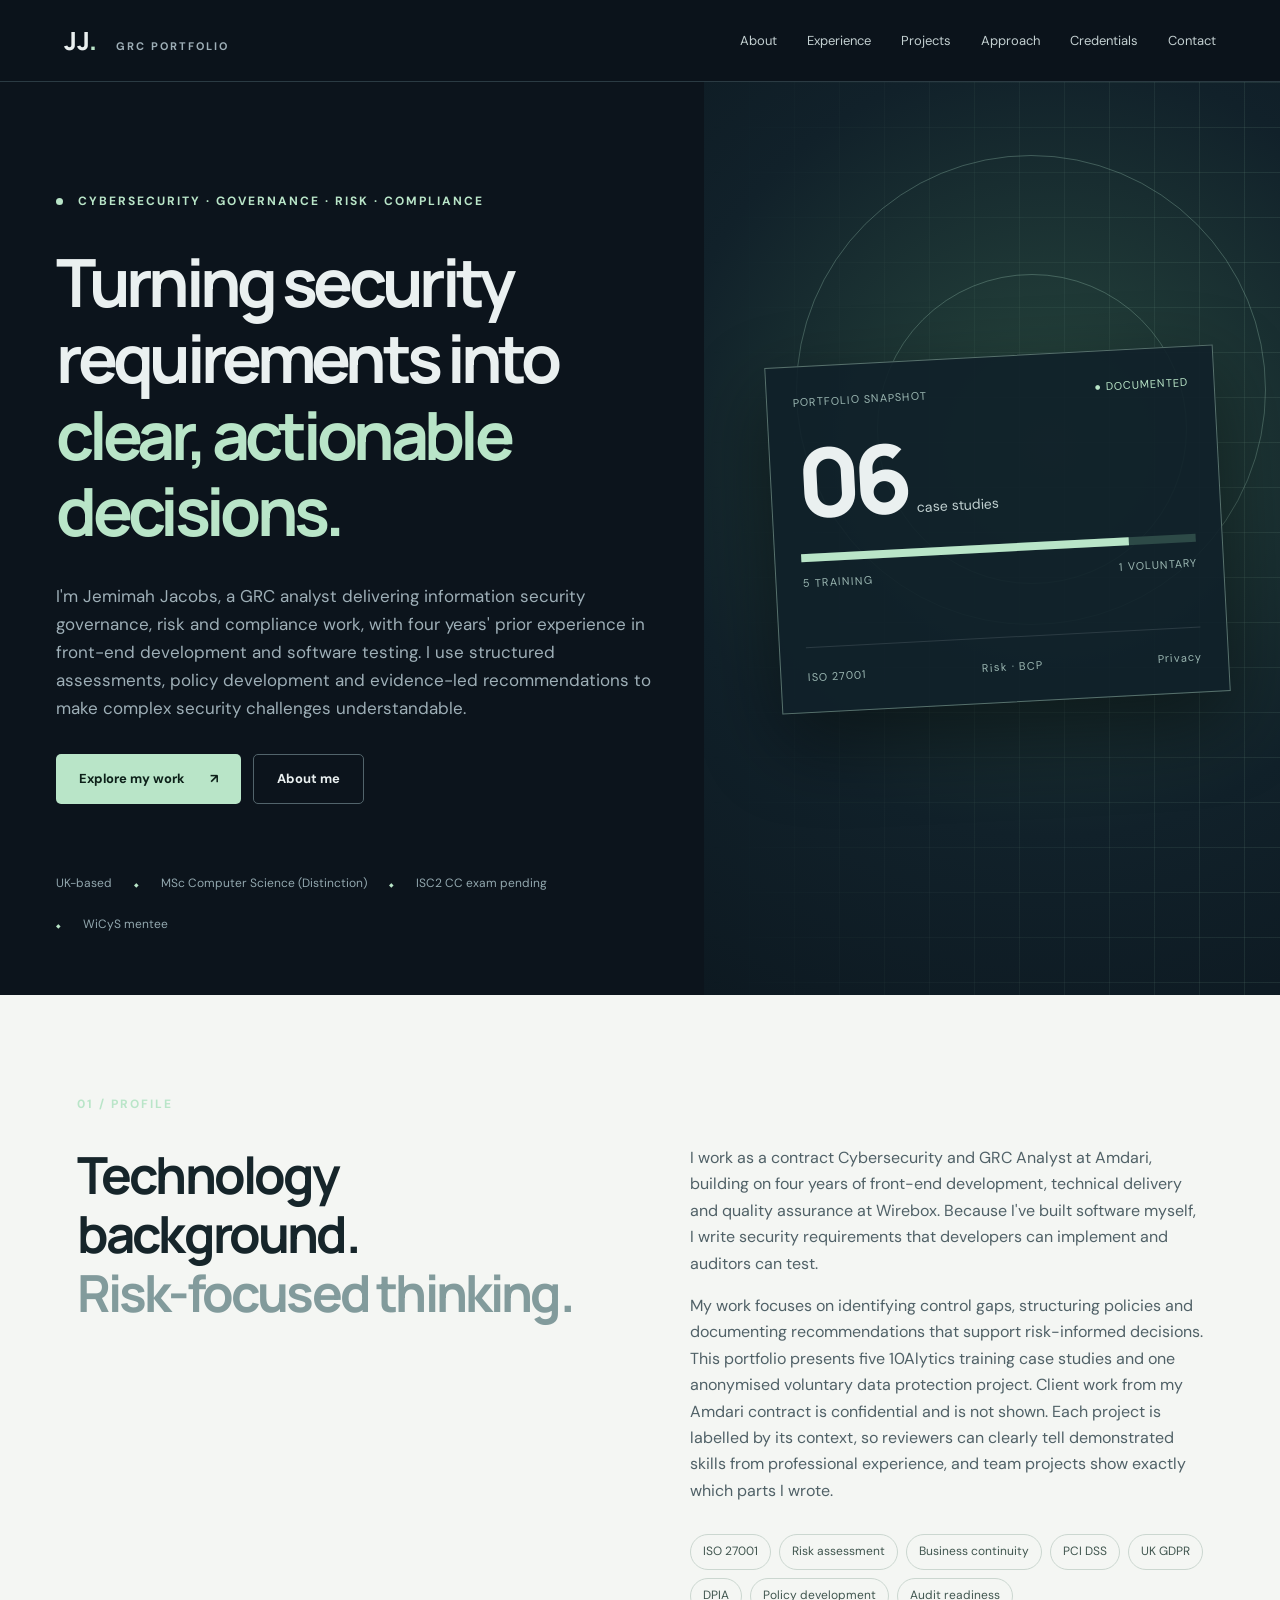
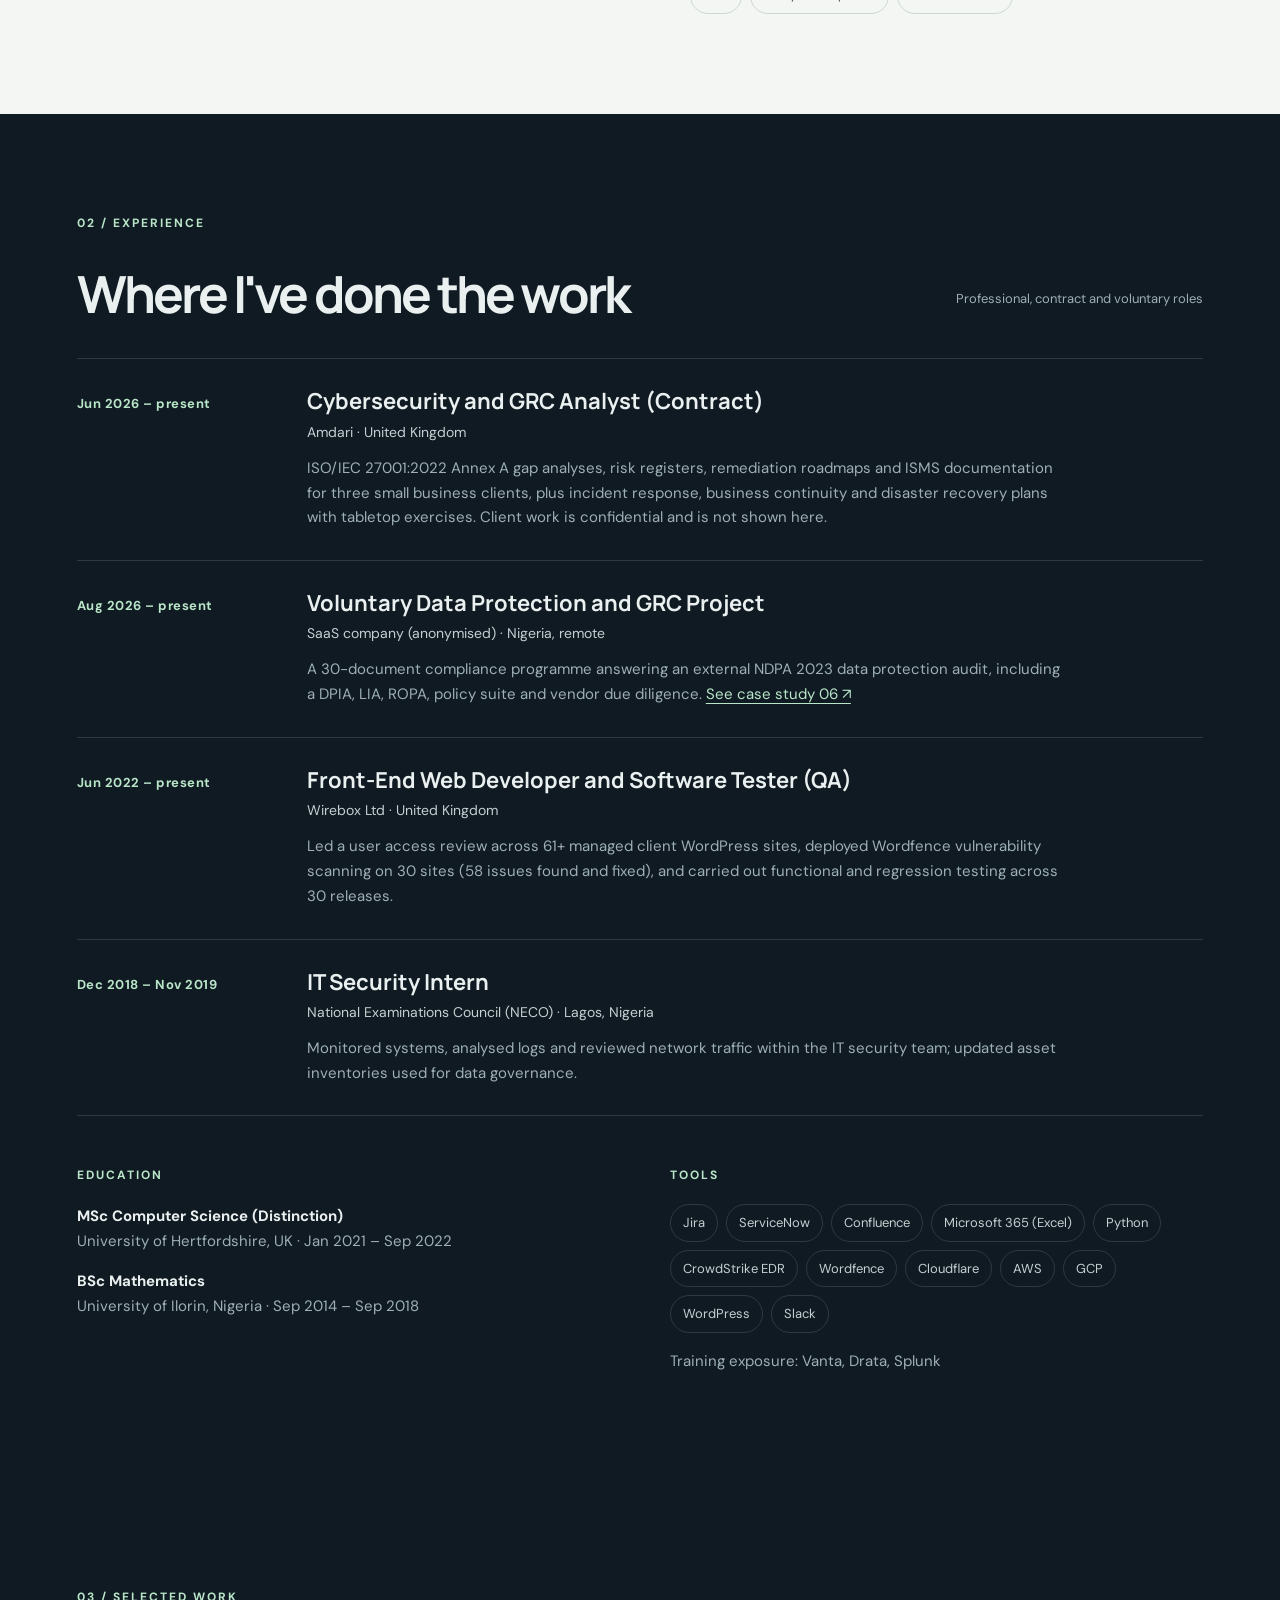
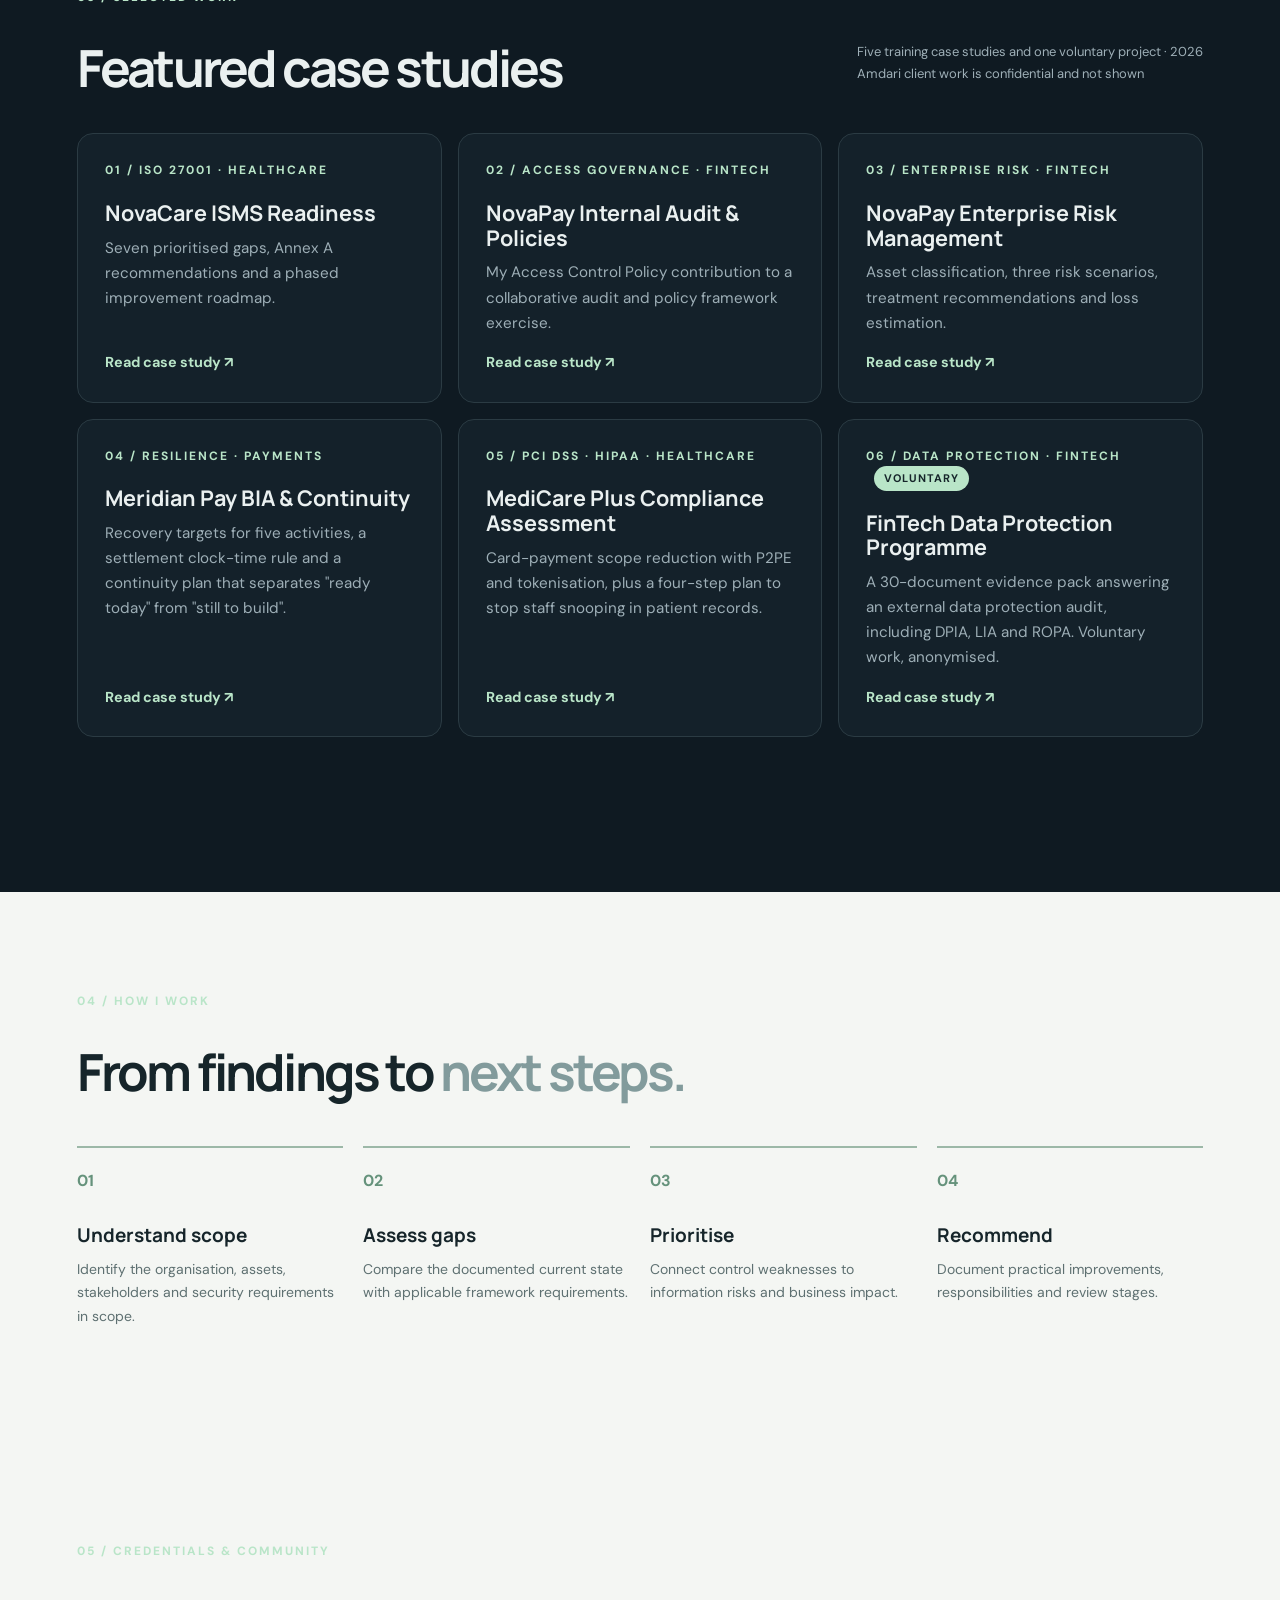
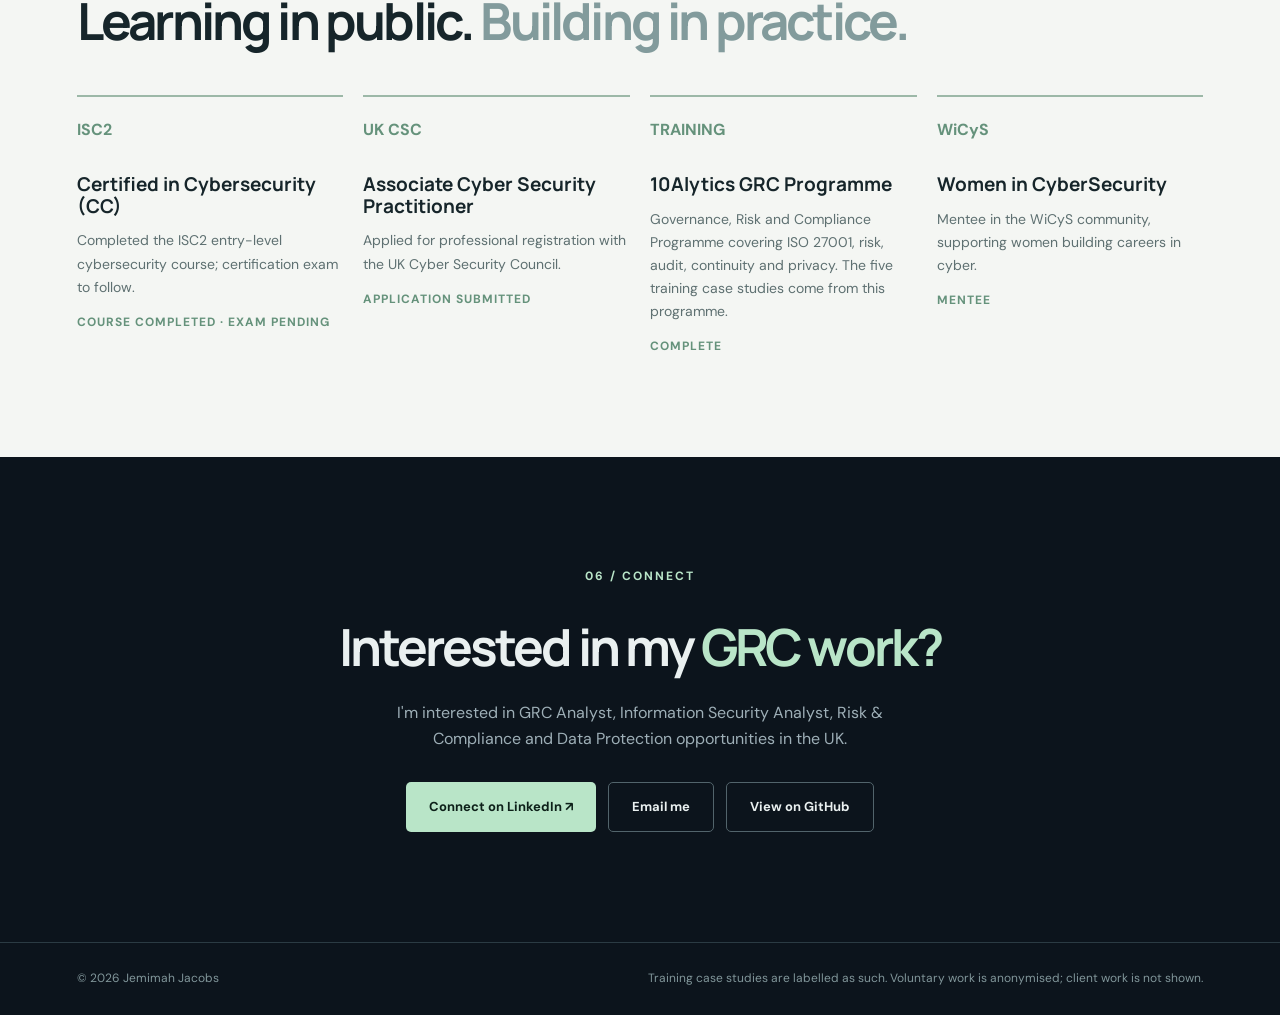
<file: index.html>
<!DOCTYPE html>
<html lang="en">
<head>
<meta charset="utf-8">
<meta name="viewport" content="width=device-width, initial-scale=1">
<meta name="description" content="Jemimah Jacobs: GRC analyst with a front-end development and QA background. Six GRC case studies covering ISO 27001, risk, business continuity, PCI DSS and data protection.">
<title>Jemimah Jacobs | Cybersecurity &amp; GRC Portfolio</title>
<link rel="stylesheet" href="styles.css">
</head>
<body>
<header class="nav">
  <a class="logo" href="#top">JJ<span>.</span> <small>GRC PORTFOLIO</small></a>
  <nav aria-label="Main navigation">
    <a href="#about">About</a>
    <a href="#experience">Experience</a>
    <a href="#projects">Projects</a>
    <a href="#approach">Approach</a>
    <a href="#credentials">Credentials</a>
    <a href="#contact">Contact</a>
  </nav>
</header>

<main id="top">
  <section class="hero">
    <div class="hero-inner">
      <div class="eyebrow"><span class="dot"></span> CYBERSECURITY · GOVERNANCE · RISK · COMPLIANCE</div>
      <h1>Turning security requirements into <em>clear, actionable decisions.</em></h1>
      <p>I'm Jemimah Jacobs, a GRC analyst delivering information security governance, risk and compliance work, with four years' prior experience in front-end development and software testing. I use structured assessments, policy development and evidence-led recommendations to make complex security challenges understandable.</p>
      <div class="actions">
        <a class="button primary" href="#projects">Explore my work <span aria-hidden="true">↗</span></a>
        <a class="button secondary" href="#about">About me</a>
      </div>
      <div class="hero-foot">
        <span>UK-based</span>
        <span>MSc Computer Science (Distinction)</span>
        <span>ISC2 CC exam pending</span>
        <span>WiCyS mentee</span>
      </div>
    </div>
    <div aria-hidden="true" class="art">
      <div class="art-grid"></div>
      <div class="orb orb1"></div>
      <div class="orb orb2"></div>
      <div class="art-panel">
        <div class="panel-top"><span>PORTFOLIO SNAPSHOT</span><span class="signal">● DOCUMENTED</span></div>
        <div class="panel-number">06 <span>case studies</span></div>
        <div class="bar"><span style="width:83%"></span></div>
        <div class="panel-meta"><span>5 TRAINING</span><span>1 VOLUNTARY</span></div>
        <div class="mini"><span>ISO 27001</span><span>Risk · BCP</span><span>Privacy</span></div>
      </div>
    </div>
  </section>

  <section class="intro section" id="about">
    <div class="section-kicker">01 / PROFILE</div>
    <div class="intro-grid">
      <h2>Technology background.<br><span>Risk-focused thinking.</span></h2>
      <div>
        <p>I work as a contract Cybersecurity and GRC Analyst at Amdari, building on four years of front-end development, technical delivery and quality assurance at Wirebox. Because I've built software myself, I write security requirements that developers can implement and auditors can test.</p>
        <p>My work focuses on identifying control gaps, structuring policies and documenting recommendations that support risk-informed decisions. This portfolio presents five 10Alytics training case studies and one anonymised voluntary data protection project. Client work from my Amdari contract is confidential and is not shown. Each project is labelled by its context, so reviewers can clearly tell demonstrated skills from professional experience, and team projects show exactly which parts I wrote.</p>
        <div class="tags">
          <span>ISO 27001</span><span>Risk assessment</span><span>Business continuity</span><span>PCI DSS</span><span>UK GDPR</span><span>DPIA</span><span>Policy development</span><span>Audit readiness</span>
        </div>
      </div>
    </div>
  </section>

  <section class="projects section" id="experience">
    <div class="section-kicker">02 / EXPERIENCE</div>
    <div class="section-heading">
      <h2>Where I've done the work</h2>
      <p>Professional, contract and voluntary roles</p>
    </div>
    <div class="exp-list">
      <div class="exp">
        <div class="exp-when">Jun 2026 – present</div>
        <div>
          <h3>Cybersecurity and GRC Analyst (Contract)</h3>
          <div class="exp-org">Amdari · United Kingdom</div>
          <p>ISO/IEC 27001:2022 Annex A gap analyses, risk registers, remediation roadmaps and ISMS documentation for three small business clients, plus incident response, business continuity and disaster recovery plans with tabletop exercises. Client work is confidential and is not shown here.</p>
        </div>
      </div>
      <div class="exp">
        <div class="exp-when">Aug 2026 – present</div>
        <div>
          <h3>Voluntary Data Protection and GRC Project</h3>
          <div class="exp-org">SaaS company (anonymised) · Nigeria, remote</div>
          <p>A 30-document compliance programme answering an external NDPA 2023 data protection audit, including a DPIA, LIA, ROPA, policy suite and vendor due diligence. <a href="projects/fintech-privacy.html">See case study 06 ↗</a></p>
        </div>
      </div>
      <div class="exp">
        <div class="exp-when">Jun 2022 – present</div>
        <div>
          <h3>Front-End Web Developer and Software Tester (QA)</h3>
          <div class="exp-org">Wirebox Ltd · United Kingdom</div>
          <p>Led a user access review across 61+ managed client WordPress sites, deployed Wordfence vulnerability scanning on 30 sites (58 issues found and fixed), and carried out functional and regression testing across 30 releases.</p>
        </div>
      </div>
      <div class="exp">
        <div class="exp-when">Dec 2018 – Nov 2019</div>
        <div>
          <h3>IT Security Intern</h3>
          <div class="exp-org">National Examinations Council (NECO) · Lagos, Nigeria</div>
          <p>Monitored systems, analysed logs and reviewed network traffic within the IT security team; updated asset inventories used for data governance.</p>
        </div>
      </div>
    </div>
    <div class="exp-extra">
      <div>
        <h4>EDUCATION</h4>
        <p><b>MSc Computer Science (Distinction)</b><br>University of Hertfordshire, UK · Jan 2021 – Sep 2022</p>
        <p><b>BSc Mathematics</b><br>University of Ilorin, Nigeria · Sep 2014 – Sep 2018</p>
      </div>
      <div>
        <h4>TOOLS</h4>
        <div class="tool-tags"><span>Jira</span><span>ServiceNow</span><span>Confluence</span><span>Microsoft 365 (Excel)</span><span>Python</span><span>CrowdStrike EDR</span><span>Wordfence</span><span>Cloudflare</span><span>AWS</span><span>GCP</span><span>WordPress</span><span>Slack</span></div>
        <p class="tool-note">Training exposure: Vanta, Drata, Splunk</p>
      </div>
    </div>
  </section>

  <section class="projects section" id="projects">
    <div class="section-kicker">03 / SELECTED WORK</div>
    <div class="section-heading">
      <h2>Featured case studies</h2>
      <p>Five training case studies and one voluntary project · 2026<br>Amdari client work is confidential and not shown</p>
    </div>
    <div class="project-cards">
      <a class="project-card" href="projects/novacare.html">
        <span class="case-type">01 / ISO 27001 · HEALTHCARE</span>
        <h3>NovaCare ISMS Readiness</h3>
        <p>Seven prioritised gaps, Annex A recommendations and a phased improvement roadmap.</p>
        <strong>Read case study ↗</strong>
      </a>
      <a class="project-card" href="projects/novapay-audit.html">
        <span class="case-type">02 / ACCESS GOVERNANCE · FINTECH</span>
        <h3>NovaPay Internal Audit &amp; Policies</h3>
        <p>My Access Control Policy contribution to a collaborative audit and policy framework exercise.</p>
        <strong>Read case study ↗</strong>
      </a>
      <a class="project-card" href="projects/novapay-risk.html">
        <span class="case-type">03 / ENTERPRISE RISK · FINTECH</span>
        <h3>NovaPay Enterprise Risk Management</h3>
        <p>Asset classification, three risk scenarios, treatment recommendations and loss estimation.</p>
        <strong>Read case study ↗</strong>
      </a>
      <a class="project-card" href="projects/meridian-pay.html">
        <span class="case-type">04 / RESILIENCE · PAYMENTS</span>
        <h3>Meridian Pay BIA &amp; Continuity</h3>
        <p>Recovery targets for five activities, a settlement clock-time rule and a continuity plan that separates "ready today" from "still to build".</p>
        <strong>Read case study ↗</strong>
      </a>
      <a class="project-card" href="projects/medicare-plus.html">
        <span class="case-type">05 / PCI DSS · HIPAA · HEALTHCARE</span>
        <h3>MediCare Plus Compliance Assessment</h3>
        <p>Card-payment scope reduction with P2PE and tokenisation, plus a four-step plan to stop staff snooping in patient records.</p>
        <strong>Read case study ↗</strong>
      </a>
      <a class="project-card" href="projects/fintech-privacy.html">
        <span class="case-type">06 / DATA PROTECTION · FINTECH <span class="badge">VOLUNTARY</span></span>
        <h3>FinTech Data Protection Programme</h3>
        <p>A 30-document evidence pack answering an external data protection audit, including DPIA, LIA and ROPA. Voluntary work, anonymised.</p>
        <strong>Read case study ↗</strong>
      </a>
    </div>
  </section>

  <section class="approach section" id="approach">
    <div class="section-kicker">04 / HOW I WORK</div>
    <h2>From findings to <span>next steps.</span></h2>
    <div class="approach-grid">
      <div><b>01</b><h3>Understand scope</h3><p>Identify the organisation, assets, stakeholders and security requirements in scope.</p></div>
      <div><b>02</b><h3>Assess gaps</h3><p>Compare the documented current state with applicable framework requirements.</p></div>
      <div><b>03</b><h3>Prioritise</h3><p>Connect control weaknesses to information risks and business impact.</p></div>
      <div><b>04</b><h3>Recommend</h3><p>Document practical improvements, responsibilities and review stages.</p></div>
    </div>
  </section>

  <section class="approach section" id="credentials">
    <div class="section-kicker">05 / CREDENTIALS &amp; COMMUNITY</div>
    <h2>Learning in public. <span>Building in practice.</span></h2>
    <div class="approach-grid">
      <div><b>ISC2</b><h3>Certified in Cybersecurity (CC)</h3><p>Completed the ISC2 entry-level cybersecurity course; certification exam to follow.</p><span class="cred-status">COURSE COMPLETED · EXAM PENDING</span></div>
      <div><b>UK CSC</b><h3>Associate Cyber Security Practitioner</h3><p>Applied for professional registration with the UK Cyber Security Council.</p><span class="cred-status">APPLICATION SUBMITTED</span></div>
      <div><b>TRAINING</b><h3>10Alytics GRC Programme</h3><p>Governance, Risk and Compliance Programme covering ISO 27001, risk, audit, continuity and privacy. The five training case studies come from this programme.</p><span class="cred-status">COMPLETE</span></div>
      <div><b>WiCyS</b><h3>Women in CyberSecurity</h3><p>Mentee in the WiCyS community, supporting women building careers in cyber.</p><span class="cred-status">MENTEE</span></div>
    </div>
  </section>

  <section class="contact section" id="contact">
    <div class="section-kicker">06 / CONNECT</div>
    <h2>Interested in my <em>GRC work?</em></h2>
    <p>I'm interested in GRC Analyst, Information Security Analyst, Risk &amp; Compliance and Data Protection opportunities in the UK.</p>
    <div class="contact-links">
      <a class="button primary" href="https://www.linkedin.com/in/jemimahjacobs/" target="_blank" rel="noopener">Connect on LinkedIn ↗</a>
      <a class="button secondary" href="mailto:jacobsjemimah@gmail.com">Email me</a>
      <a class="button secondary" href="https://github.com/jemmy344/jemimah-jacobs-portfolio" target="_blank" rel="noopener">View on GitHub</a>
    </div>
  </section>
</main>

<footer>
  <span>© <span id="year">2026</span> Jemimah Jacobs</span>
  <span>Training case studies are labelled as such. Voluntary work is anonymised; client work is not shown.</span>
</footer>
<script src="script.js"></script>
</body>
</html>
</file>
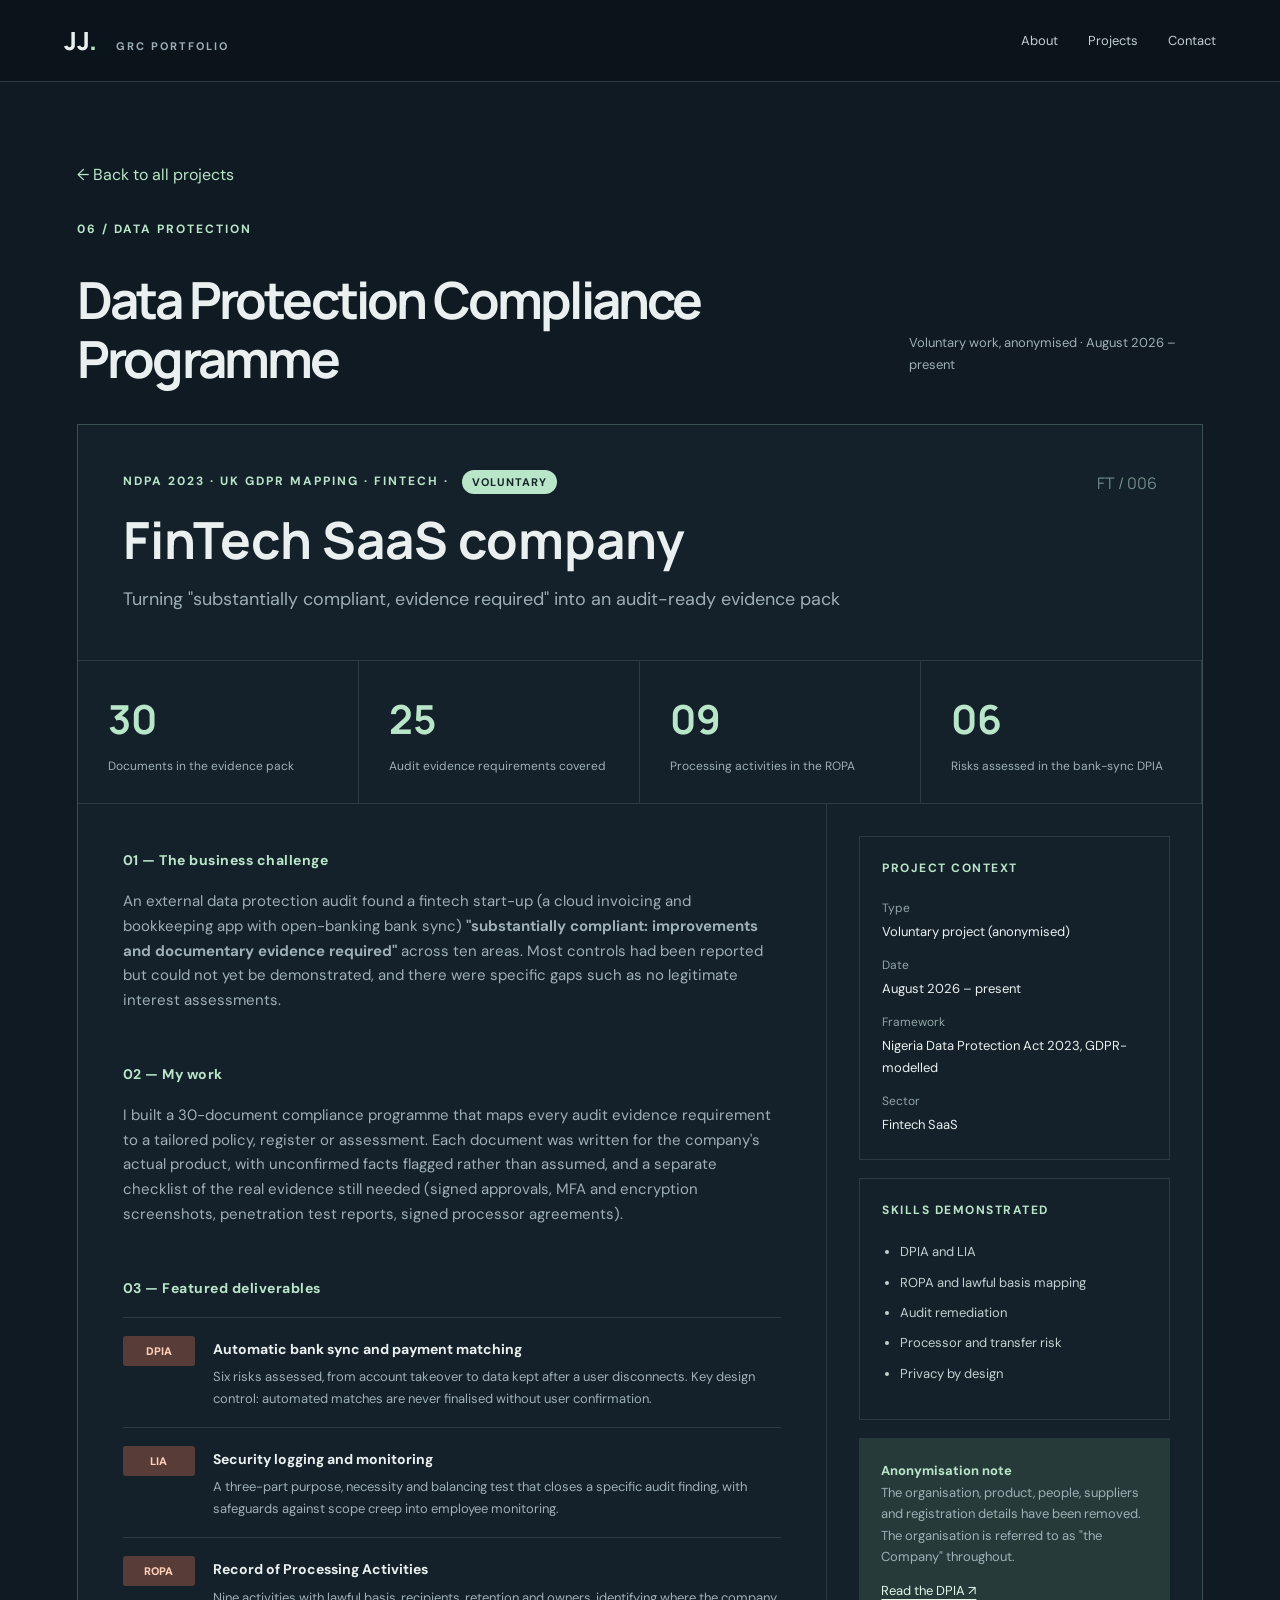
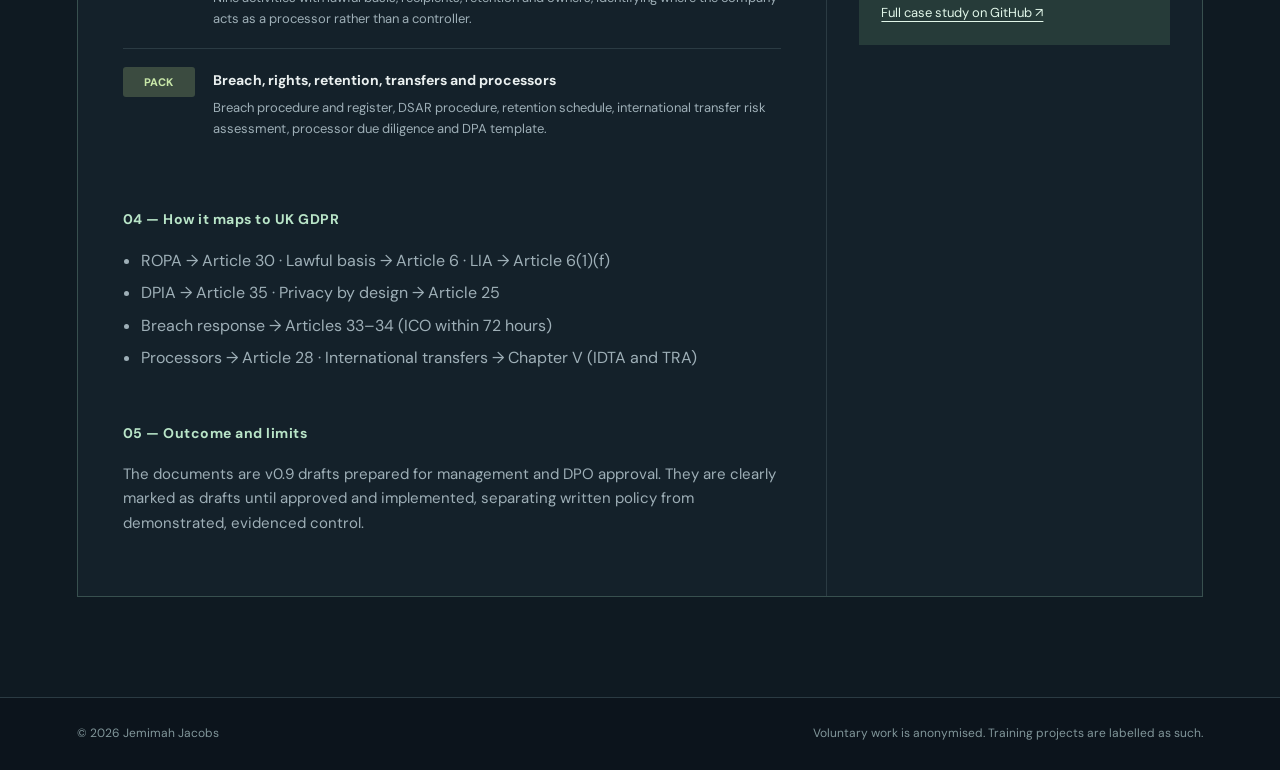
<file: projects/fintech-privacy.html>
<!doctype html>
<html lang="en">
<head>
<meta charset="utf-8">
<meta name="viewport" content="width=device-width, initial-scale=1">
<meta name="description" content="Jemimah Jacobs: anonymised voluntary data protection compliance programme for a fintech SaaS company">
<title>Data Protection Compliance Programme | Jemimah Jacobs</title>
<link rel="stylesheet" href="../styles.css">
</head>
<body class="case-study-page">
<header class="nav">
  <a class="logo" href="../index.html">JJ<span>.</span> <small>GRC PORTFOLIO</small></a>
  <nav aria-label="Main navigation">
    <a href="../index.html#about">About</a>
    <a href="../index.html#projects">Projects</a>
    <a href="../index.html#contact">Contact</a>
  </nav>
</header>
<main>
<section class="projects section">
  <a class="backlink" href="../index.html#projects">← Back to all projects</a>
  <div class="section-kicker">06 / DATA PROTECTION</div>
  <div class="section-heading">
    <h2>Data Protection Compliance Programme</h2>
    <p>Voluntary work, anonymised · August 2026 – present</p>
  </div>
  <article class="case">
    <div class="case-head">
      <div>
        <div class="case-type">NDPA 2023 · UK GDPR MAPPING · FINTECH · <span class="badge">VOLUNTARY</span></div>
        <h3>FinTech SaaS company</h3>
        <p>Turning "substantially compliant, evidence required" into an audit-ready evidence pack</p>
      </div>
      <div class="case-id">FT / 006</div>
    </div>
    <div class="stats">
      <div><strong>30</strong><span>Documents in the evidence pack</span></div>
      <div><strong>25</strong><span>Audit evidence requirements covered</span></div>
      <div><strong>09</strong><span>Processing activities in the ROPA</span></div>
      <div><strong>06</strong><span>Risks assessed in the bank-sync DPIA</span></div>
    </div>
    <div class="case-body">
      <div class="case-main">
        <div class="content-block">
          <h4>01 — The business challenge</h4>
          <p>An external data protection audit found a fintech start-up (a cloud invoicing and bookkeeping app with open-banking bank sync) <strong>"substantially compliant: improvements and documentary evidence required"</strong> across ten areas. Most controls had been reported but could not yet be demonstrated, and there were specific gaps such as no legitimate interest assessments.</p>
        </div>
        <div class="content-block">
          <h4>02 — My work</h4>
          <p>I built a 30-document compliance programme that maps every audit evidence requirement to a tailored policy, register or assessment. Each document was written for the company's actual product, with unconfirmed facts flagged rather than assumed, and a separate checklist of the real evidence still needed (signed approvals, MFA and encryption screenshots, penetration test reports, signed processor agreements).</p>
        </div>
        <div class="content-block">
          <h4>03 — Featured deliverables</h4>
          <div class="finding"><span class="priority high">DPIA</span><div><b>Automatic bank sync and payment matching</b><p>Six risks assessed, from account takeover to data kept after a user disconnects. Key design control: automated matches are never finalised without user confirmation.</p></div></div>
          <div class="finding"><span class="priority high">LIA</span><div><b>Security logging and monitoring</b><p>A three-part purpose, necessity and balancing test that closes a specific audit finding, with safeguards against scope creep into employee monitoring.</p></div></div>
          <div class="finding"><span class="priority high">ROPA</span><div><b>Record of Processing Activities</b><p>Nine activities with lawful basis, recipients, retention and owners, identifying where the company acts as a processor rather than a controller.</p></div></div>
          <div class="finding"><span class="priority medium">PACK</span><div><b>Breach, rights, retention, transfers and processors</b><p>Breach procedure and register, DSAR procedure, retention schedule, international transfer risk assessment, processor due diligence and DPA template.</p></div></div>
        </div>
        <div class="content-block">
          <h4>04 — How it maps to UK GDPR</h4>
          <ul>
            <li>ROPA → Article 30 · Lawful basis → Article 6 · LIA → Article 6(1)(f)</li>
            <li>DPIA → Article 35 · Privacy by design → Article 25</li>
            <li>Breach response → Articles 33–34 (ICO within 72 hours)</li>
            <li>Processors → Article 28 · International transfers → Chapter V (IDTA and TRA)</li>
          </ul>
        </div>
        <div class="content-block">
          <h4>05 — Outcome and limits</h4>
          <p>The documents are v0.9 drafts prepared for management and DPO approval. They are clearly marked as drafts until approved and implemented, separating written policy from demonstrated, evidenced control.</p>
        </div>
      </div>
      <aside class="sidebar">
        <div class="side-card">
          <h5>PROJECT CONTEXT</h5>
          <dl>
            <dt>Type</dt><dd>Voluntary project (anonymised)</dd>
            <dt>Date</dt><dd>August 2026 – present</dd>
            <dt>Framework</dt><dd>Nigeria Data Protection Act 2023, GDPR-modelled</dd>
            <dt>Sector</dt><dd>Fintech SaaS</dd>
          </dl>
        </div>
        <div class="side-card">
          <h5>SKILLS DEMONSTRATED</h5>
          <ul><li>DPIA and LIA</li><li>ROPA and lawful basis mapping</li><li>Audit remediation</li><li>Processor and transfer risk</li><li>Privacy by design</li></ul>
        </div>
        <div class="note">
          <strong>Anonymisation note</strong>
          <p>The organisation, product, people, suppliers and registration details have been removed. The organisation is referred to as "the Company" throughout.</p>
          <a href="https://github.com/jemmy344/jemimah-jacobs-portfolio/blob/main/case-studies/06-fintech-data-protection-compliance-programme/docs/dpia-bank-sync.md" target="_blank" rel="noopener">Read the DPIA ↗</a><br>
          <a href="https://github.com/jemmy344/jemimah-jacobs-portfolio/tree/main/case-studies/06-fintech-data-protection-compliance-programme" target="_blank" rel="noopener">Full case study on GitHub ↗</a>
        </div>
      </aside>
    </div>
  </article>
</section>
</main>
<footer>
  <span>© <span id="year">2026</span> Jemimah Jacobs</span>
  <span>Voluntary work is anonymised. Training projects are labelled as such.</span>
</footer>
<script src="../script.js"></script>
</body>
</html>
</file>
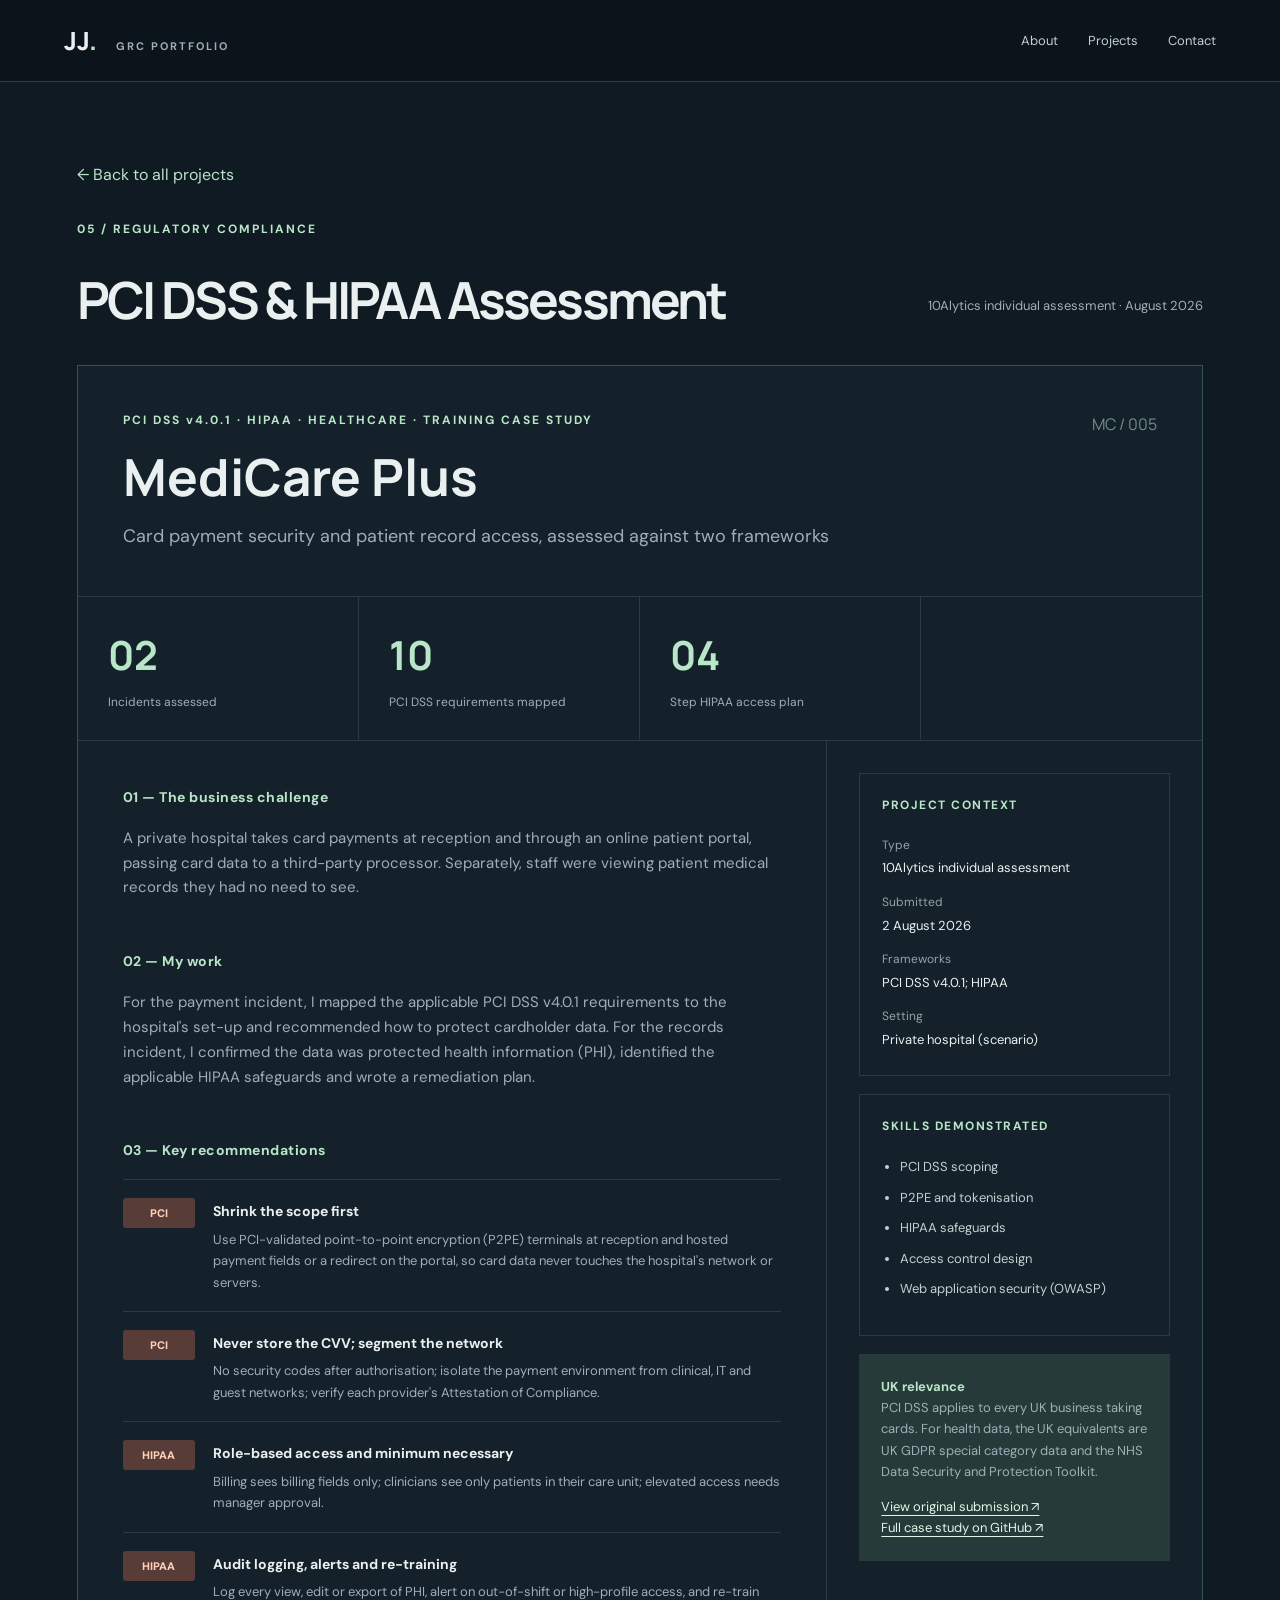
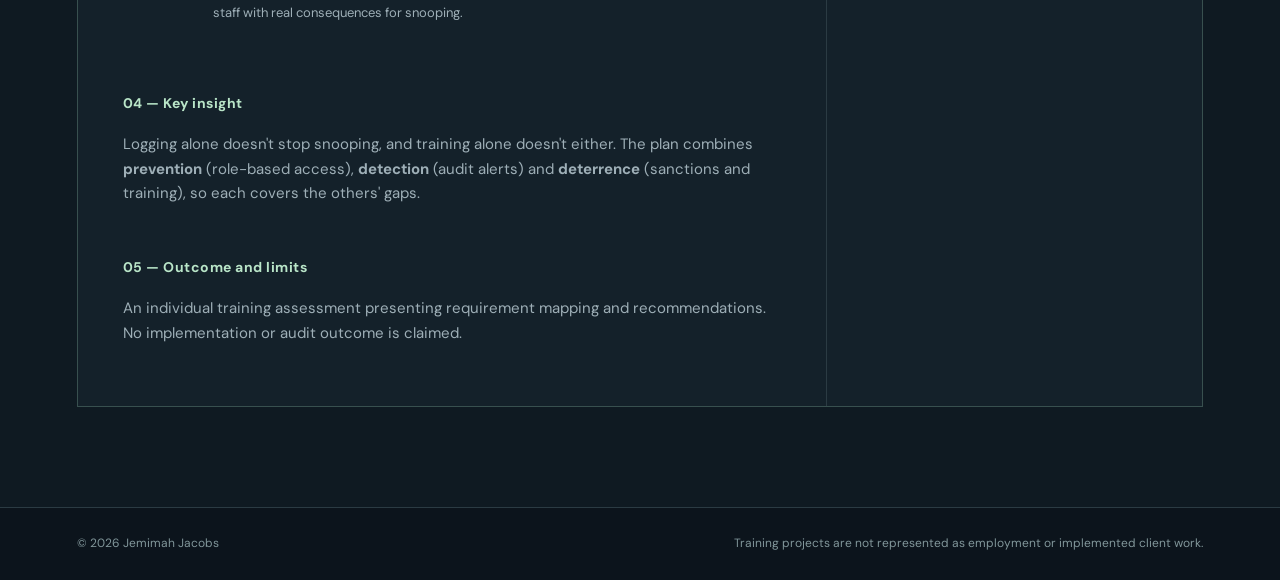
<file: projects/medicare-plus.html>
<!doctype html>
<html lang="en">
<head>
<meta charset="utf-8">
<meta name="viewport" content="width=device-width, initial-scale=1">
<meta name="description" content="Jemimah Jacobs: MediCare Plus PCI DSS and HIPAA compliance assessment case study">
<title>PCI DSS &amp; HIPAA Assessment | Jemimah Jacobs</title>
<link rel="stylesheet" href="../styles.css">
</head>
<body class="case-study-page">
<header class="nav">
  <a class="logo" href="../index.html">JJ<span>.</span> <small>GRC PORTFOLIO</small></a>
  <nav aria-label="Main navigation">
    <a href="../index.html#about">About</a>
    <a href="../index.html#projects">Projects</a>
    <a href="../index.html#contact">Contact</a>
  </nav>
</header>
<main>
<section class="projects section">
  <a class="backlink" href="../index.html#projects">← Back to all projects</a>
  <div class="section-kicker">05 / REGULATORY COMPLIANCE</div>
  <div class="section-heading">
    <h2>PCI DSS &amp; HIPAA Assessment</h2>
    <p>10Alytics individual assessment · August 2026</p>
  </div>
  <article class="case">
    <div class="case-head">
      <div>
        <div class="case-type">PCI DSS v4.0.1 · HIPAA · HEALTHCARE · TRAINING CASE STUDY</div>
        <h3>MediCare Plus</h3>
        <p>Card payment security and patient record access, assessed against two frameworks</p>
      </div>
      <div class="case-id">MC / 005</div>
    </div>
    <div class="stats">
      <div><strong>02</strong><span>Incidents assessed</span></div>
      <div><strong>10</strong><span>PCI DSS requirements mapped</span></div>
      <div><strong>04</strong><span>Step HIPAA access plan</span></div>
    </div>
    <div class="case-body">
      <div class="case-main">
        <div class="content-block">
          <h4>01 — The business challenge</h4>
          <p>A private hospital takes card payments at reception and through an online patient portal, passing card data to a third-party processor. Separately, staff were viewing patient medical records they had no need to see.</p>
        </div>
        <div class="content-block">
          <h4>02 — My work</h4>
          <p>For the payment incident, I mapped the applicable PCI DSS v4.0.1 requirements to the hospital's set-up and recommended how to protect cardholder data. For the records incident, I confirmed the data was protected health information (PHI), identified the applicable HIPAA safeguards and wrote a remediation plan.</p>
        </div>
        <div class="content-block">
          <h4>03 — Key recommendations</h4>
          <div class="finding"><span class="priority high">PCI</span><div><b>Shrink the scope first</b><p>Use PCI-validated point-to-point encryption (P2PE) terminals at reception and hosted payment fields or a redirect on the portal, so card data never touches the hospital's network or servers.</p></div></div>
          <div class="finding"><span class="priority high">PCI</span><div><b>Never store the CVV; segment the network</b><p>No security codes after authorisation; isolate the payment environment from clinical, IT and guest networks; verify each provider's Attestation of Compliance.</p></div></div>
          <div class="finding"><span class="priority high">HIPAA</span><div><b>Role-based access and minimum necessary</b><p>Billing sees billing fields only; clinicians see only patients in their care unit; elevated access needs manager approval.</p></div></div>
          <div class="finding"><span class="priority high">HIPAA</span><div><b>Audit logging, alerts and re-training</b><p>Log every view, edit or export of PHI, alert on out-of-shift or high-profile access, and re-train staff with real consequences for snooping.</p></div></div>
        </div>
        <div class="content-block">
          <h4>04 — Key insight</h4>
          <p>Logging alone doesn't stop snooping, and training alone doesn't either. The plan combines <strong>prevention</strong> (role-based access), <strong>detection</strong> (audit alerts) and <strong>deterrence</strong> (sanctions and training), so each covers the others' gaps.</p>
        </div>
        <div class="content-block">
          <h4>05 — Outcome and limits</h4>
          <p>An individual training assessment presenting requirement mapping and recommendations. No implementation or audit outcome is claimed.</p>
        </div>
      </div>
      <aside class="sidebar">
        <div class="side-card">
          <h5>PROJECT CONTEXT</h5>
          <dl>
            <dt>Type</dt><dd>10Alytics individual assessment</dd>
            <dt>Submitted</dt><dd>2 August 2026</dd>
            <dt>Frameworks</dt><dd>PCI DSS v4.0.1; HIPAA</dd>
            <dt>Setting</dt><dd>Private hospital (scenario)</dd>
          </dl>
        </div>
        <div class="side-card">
          <h5>SKILLS DEMONSTRATED</h5>
          <ul><li>PCI DSS scoping</li><li>P2PE and tokenisation</li><li>HIPAA safeguards</li><li>Access control design</li><li>Web application security (OWASP)</li></ul>
        </div>
        <div class="note">
          <strong>UK relevance</strong>
          <p>PCI DSS applies to every UK business taking cards. For health data, the UK equivalents are UK GDPR special category data and the NHS Data Security and Protection Toolkit.</p>
          <a href="../case-studies/05-medicare-plus-pci-dss-hipaa/docs/MediCare-Plus-PCI-DSS-HIPAA-Assessment.pdf" target="_blank" rel="noopener">View original submission ↗</a><br>
          <a href="https://github.com/jemmy344/jemimah-jacobs-portfolio/tree/main/case-studies/05-medicare-plus-pci-dss-hipaa" target="_blank" rel="noopener">Full case study on GitHub ↗</a>
        </div>
      </aside>
    </div>
  </article>
</section>
</main>
<footer>
  <span>© <span id="year">2026</span> Jemimah Jacobs</span>
  <span>Training projects are not represented as employment or implemented client work.</span>
</footer>
<script src="../script.js"></script>
</body>
</html>
</file>
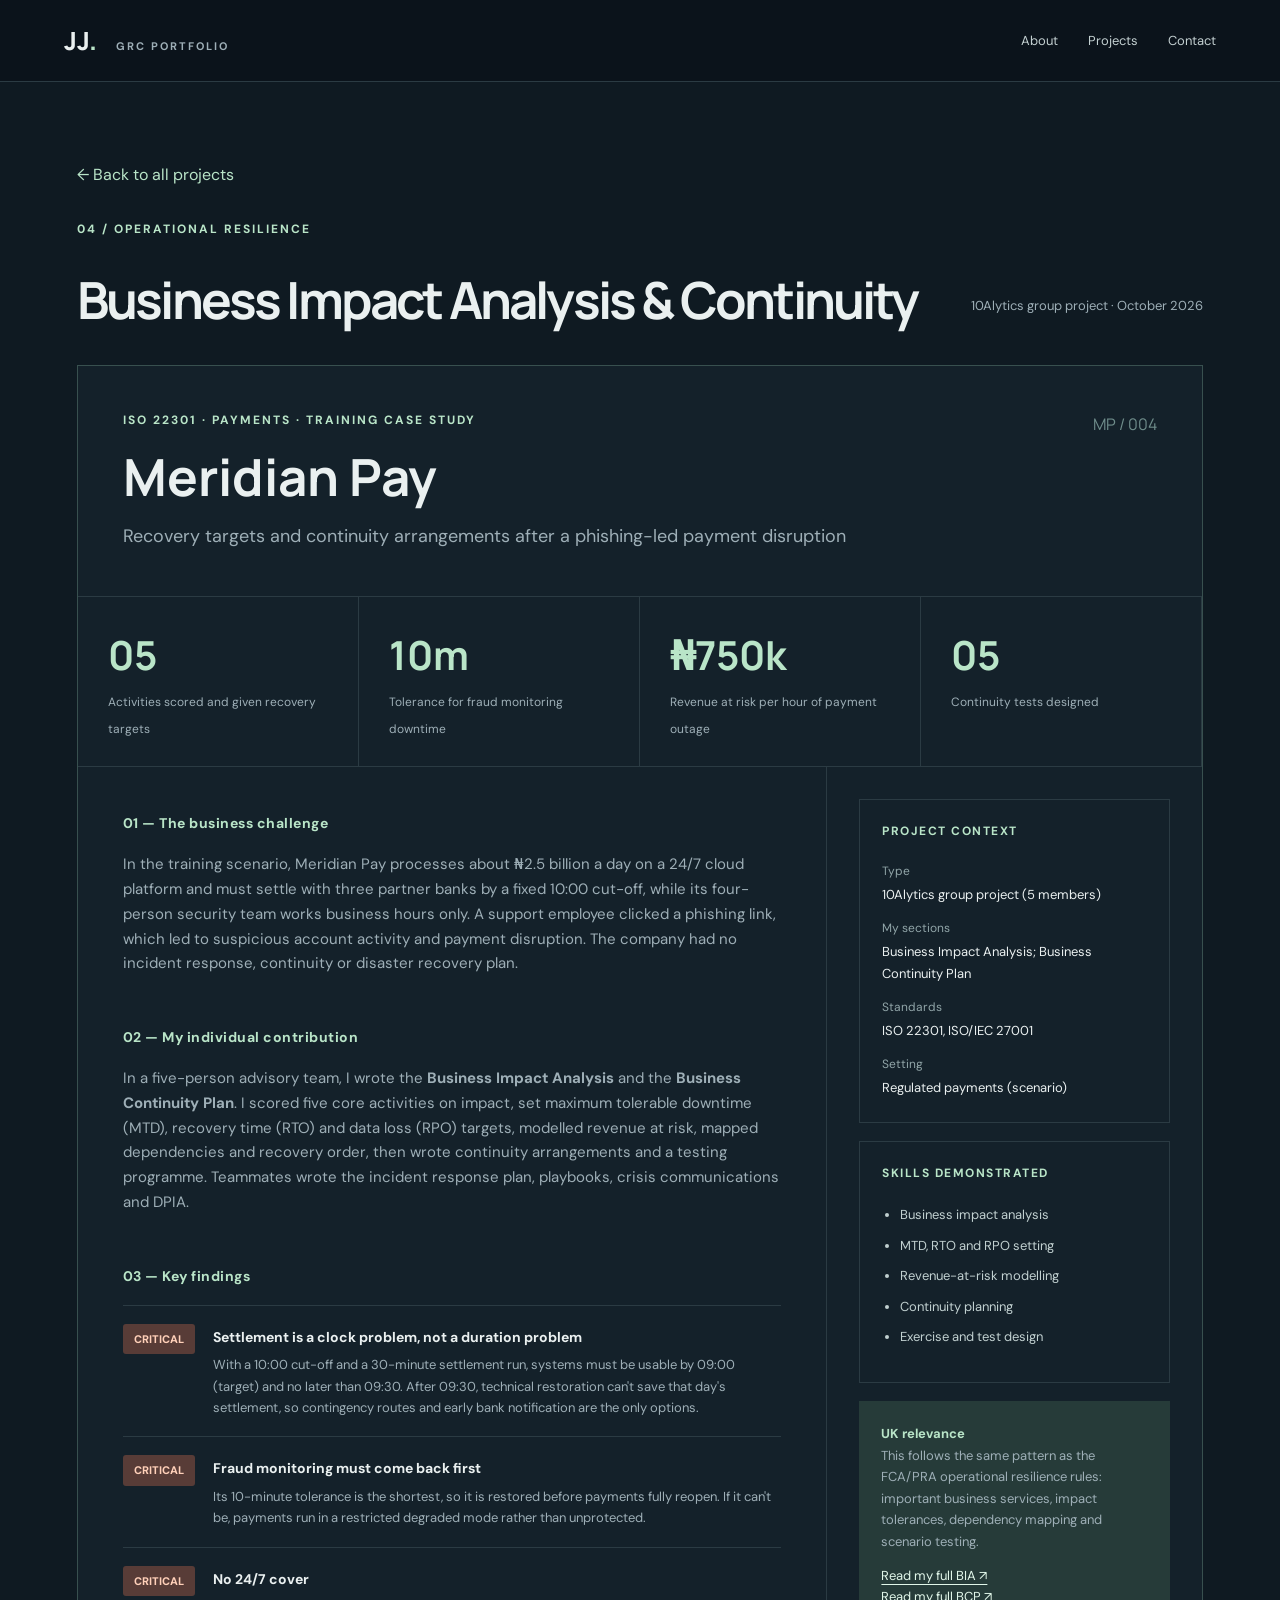
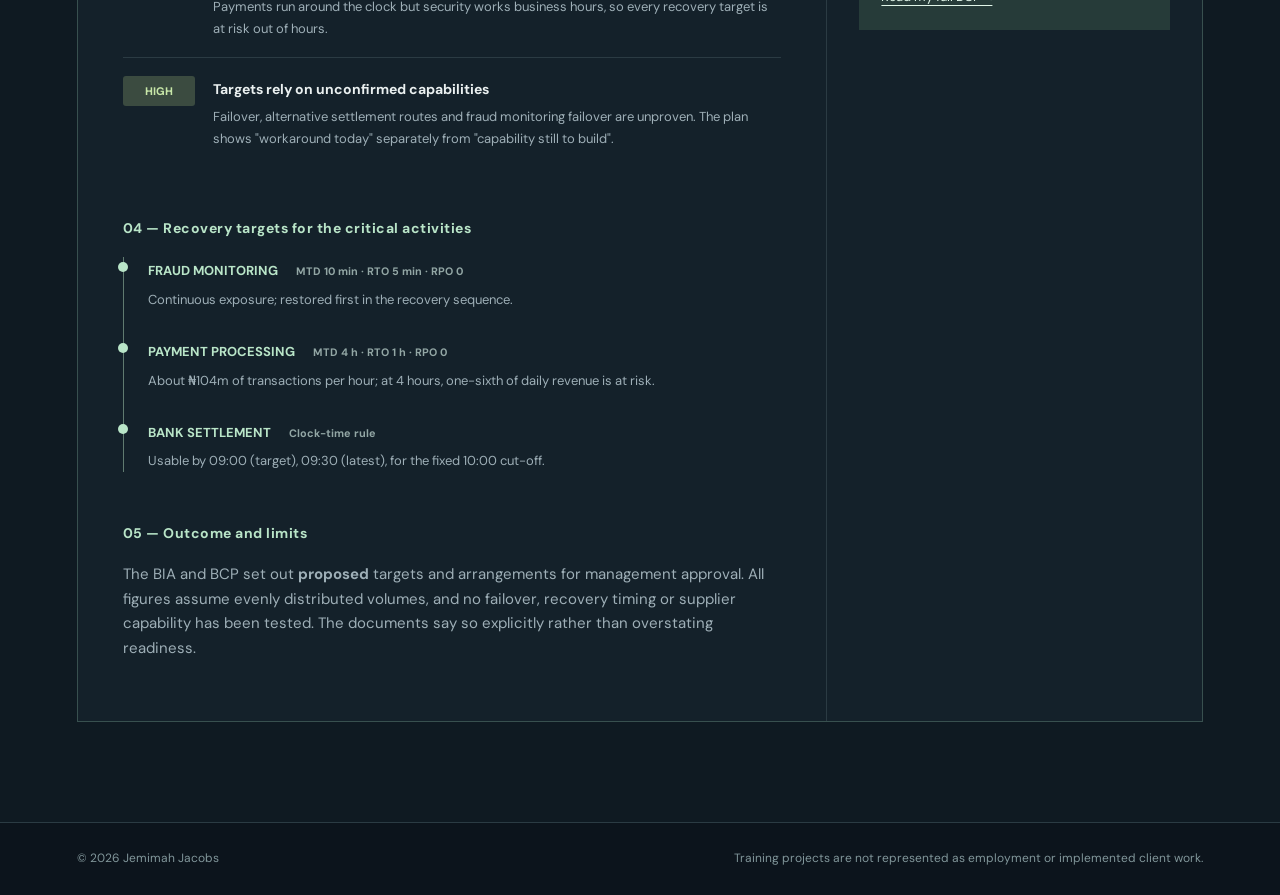
<file: projects/meridian-pay.html>
<!doctype html>
<html lang="en">
<head>
<meta charset="utf-8">
<meta name="viewport" content="width=device-width, initial-scale=1">
<meta name="description" content="Jemimah Jacobs: Meridian Pay business impact analysis and business continuity plan case study">
<title>Business Impact Analysis &amp; Continuity | Jemimah Jacobs</title>
<link rel="stylesheet" href="../styles.css">
</head>
<body class="case-study-page">
<header class="nav">
  <a class="logo" href="../index.html">JJ<span>.</span> <small>GRC PORTFOLIO</small></a>
  <nav aria-label="Main navigation">
    <a href="../index.html#about">About</a>
    <a href="../index.html#projects">Projects</a>
    <a href="../index.html#contact">Contact</a>
  </nav>
</header>
<main>
<section class="projects section">
  <a class="backlink" href="../index.html#projects">← Back to all projects</a>
  <div class="section-kicker">04 / OPERATIONAL RESILIENCE</div>
  <div class="section-heading">
    <h2>Business Impact Analysis &amp; Continuity</h2>
    <p>10Alytics group project · October 2026</p>
  </div>
  <article class="case">
    <div class="case-head">
      <div>
        <div class="case-type">ISO 22301 · PAYMENTS · TRAINING CASE STUDY</div>
        <h3>Meridian Pay</h3>
        <p>Recovery targets and continuity arrangements after a phishing-led payment disruption</p>
      </div>
      <div class="case-id">MP / 004</div>
    </div>
    <div class="stats">
      <div><strong>05</strong><span>Activities scored and given recovery targets</span></div>
      <div><strong>10m</strong><span>Tolerance for fraud monitoring downtime</span></div>
      <div><strong>₦750k</strong><span>Revenue at risk per hour of payment outage</span></div>
      <div><strong>05</strong><span>Continuity tests designed</span></div>
    </div>
    <div class="case-body">
      <div class="case-main">
        <div class="content-block">
          <h4>01 — The business challenge</h4>
          <p>In the training scenario, Meridian Pay processes about ₦2.5 billion a day on a 24/7 cloud platform and must settle with three partner banks by a fixed 10:00 cut-off, while its four-person security team works business hours only. A support employee clicked a phishing link, which led to suspicious account activity and payment disruption. The company had no incident response, continuity or disaster recovery plan.</p>
        </div>
        <div class="content-block">
          <h4>02 — My individual contribution</h4>
          <p>In a five-person advisory team, I wrote the <strong>Business Impact Analysis</strong> and the <strong>Business Continuity Plan</strong>. I scored five core activities on impact, set maximum tolerable downtime (MTD), recovery time (RTO) and data loss (RPO) targets, modelled revenue at risk, mapped dependencies and recovery order, then wrote continuity arrangements and a testing programme. Teammates wrote the incident response plan, playbooks, crisis communications and DPIA.</p>
        </div>
        <div class="content-block">
          <h4>03 — Key findings</h4>
          <div class="finding"><span class="priority high">CRITICAL</span><div><b>Settlement is a clock problem, not a duration problem</b><p>With a 10:00 cut-off and a 30-minute settlement run, systems must be usable by 09:00 (target) and no later than 09:30. After 09:30, technical restoration can't save that day's settlement, so contingency routes and early bank notification are the only options.</p></div></div>
          <div class="finding"><span class="priority high">CRITICAL</span><div><b>Fraud monitoring must come back first</b><p>Its 10-minute tolerance is the shortest, so it is restored before payments fully reopen. If it can't be, payments run in a restricted degraded mode rather than unprotected.</p></div></div>
          <div class="finding"><span class="priority high">CRITICAL</span><div><b>No 24/7 cover</b><p>Payments run around the clock but security works business hours, so every recovery target is at risk out of hours.</p></div></div>
          <div class="finding"><span class="priority medium">HIGH</span><div><b>Targets rely on unconfirmed capabilities</b><p>Failover, alternative settlement routes and fraud monitoring failover are unproven. The plan shows "workaround today" separately from "capability still to build".</p></div></div>
        </div>
        <div class="content-block">
          <h4>04 — Recovery targets for the critical activities</h4>
          <div class="timeline">
            <div><span>FRAUD MONITORING <small>MTD 10 min · RTO 5 min · RPO 0</small></span><p>Continuous exposure; restored first in the recovery sequence.</p></div>
            <div><span>PAYMENT PROCESSING <small>MTD 4 h · RTO 1 h · RPO 0</small></span><p>About ₦104m of transactions per hour; at 4 hours, one-sixth of daily revenue is at risk.</p></div>
            <div><span>BANK SETTLEMENT <small>Clock-time rule</small></span><p>Usable by 09:00 (target), 09:30 (latest), for the fixed 10:00 cut-off.</p></div>
          </div>
        </div>
        <div class="content-block">
          <h4>05 — Outcome and limits</h4>
          <p>The BIA and BCP set out <strong>proposed</strong> targets and arrangements for management approval. All figures assume evenly distributed volumes, and no failover, recovery timing or supplier capability has been tested. The documents say so explicitly rather than overstating readiness.</p>
        </div>
      </div>
      <aside class="sidebar">
        <div class="side-card">
          <h5>PROJECT CONTEXT</h5>
          <dl>
            <dt>Type</dt><dd>10Alytics group project (5 members)</dd>
            <dt>My sections</dt><dd>Business Impact Analysis; Business Continuity Plan</dd>
            <dt>Standards</dt><dd>ISO 22301, ISO/IEC 27001</dd>
            <dt>Setting</dt><dd>Regulated payments (scenario)</dd>
          </dl>
        </div>
        <div class="side-card">
          <h5>SKILLS DEMONSTRATED</h5>
          <ul><li>Business impact analysis</li><li>MTD, RTO and RPO setting</li><li>Revenue-at-risk modelling</li><li>Continuity planning</li><li>Exercise and test design</li></ul>
        </div>
        <div class="note">
          <strong>UK relevance</strong>
          <p>This follows the same pattern as the FCA/PRA operational resilience rules: important business services, impact tolerances, dependency mapping and scenario testing.</p>
          <a href="https://github.com/jemmy344/jemimah-jacobs-portfolio/blob/main/case-studies/04-meridian-pay-bia-business-continuity/docs/business-impact-analysis.md" target="_blank" rel="noopener">Read my full BIA ↗</a><br>
          <a href="https://github.com/jemmy344/jemimah-jacobs-portfolio/blob/main/case-studies/04-meridian-pay-bia-business-continuity/docs/business-continuity-plan.md" target="_blank" rel="noopener">Read my full BCP ↗</a>
        </div>
      </aside>
    </div>
  </article>
</section>
</main>
<footer>
  <span>© <span id="year">2026</span> Jemimah Jacobs</span>
  <span>Training projects are not represented as employment or implemented client work.</span>
</footer>
<script src="../script.js"></script>
</body>
</html>
</file>
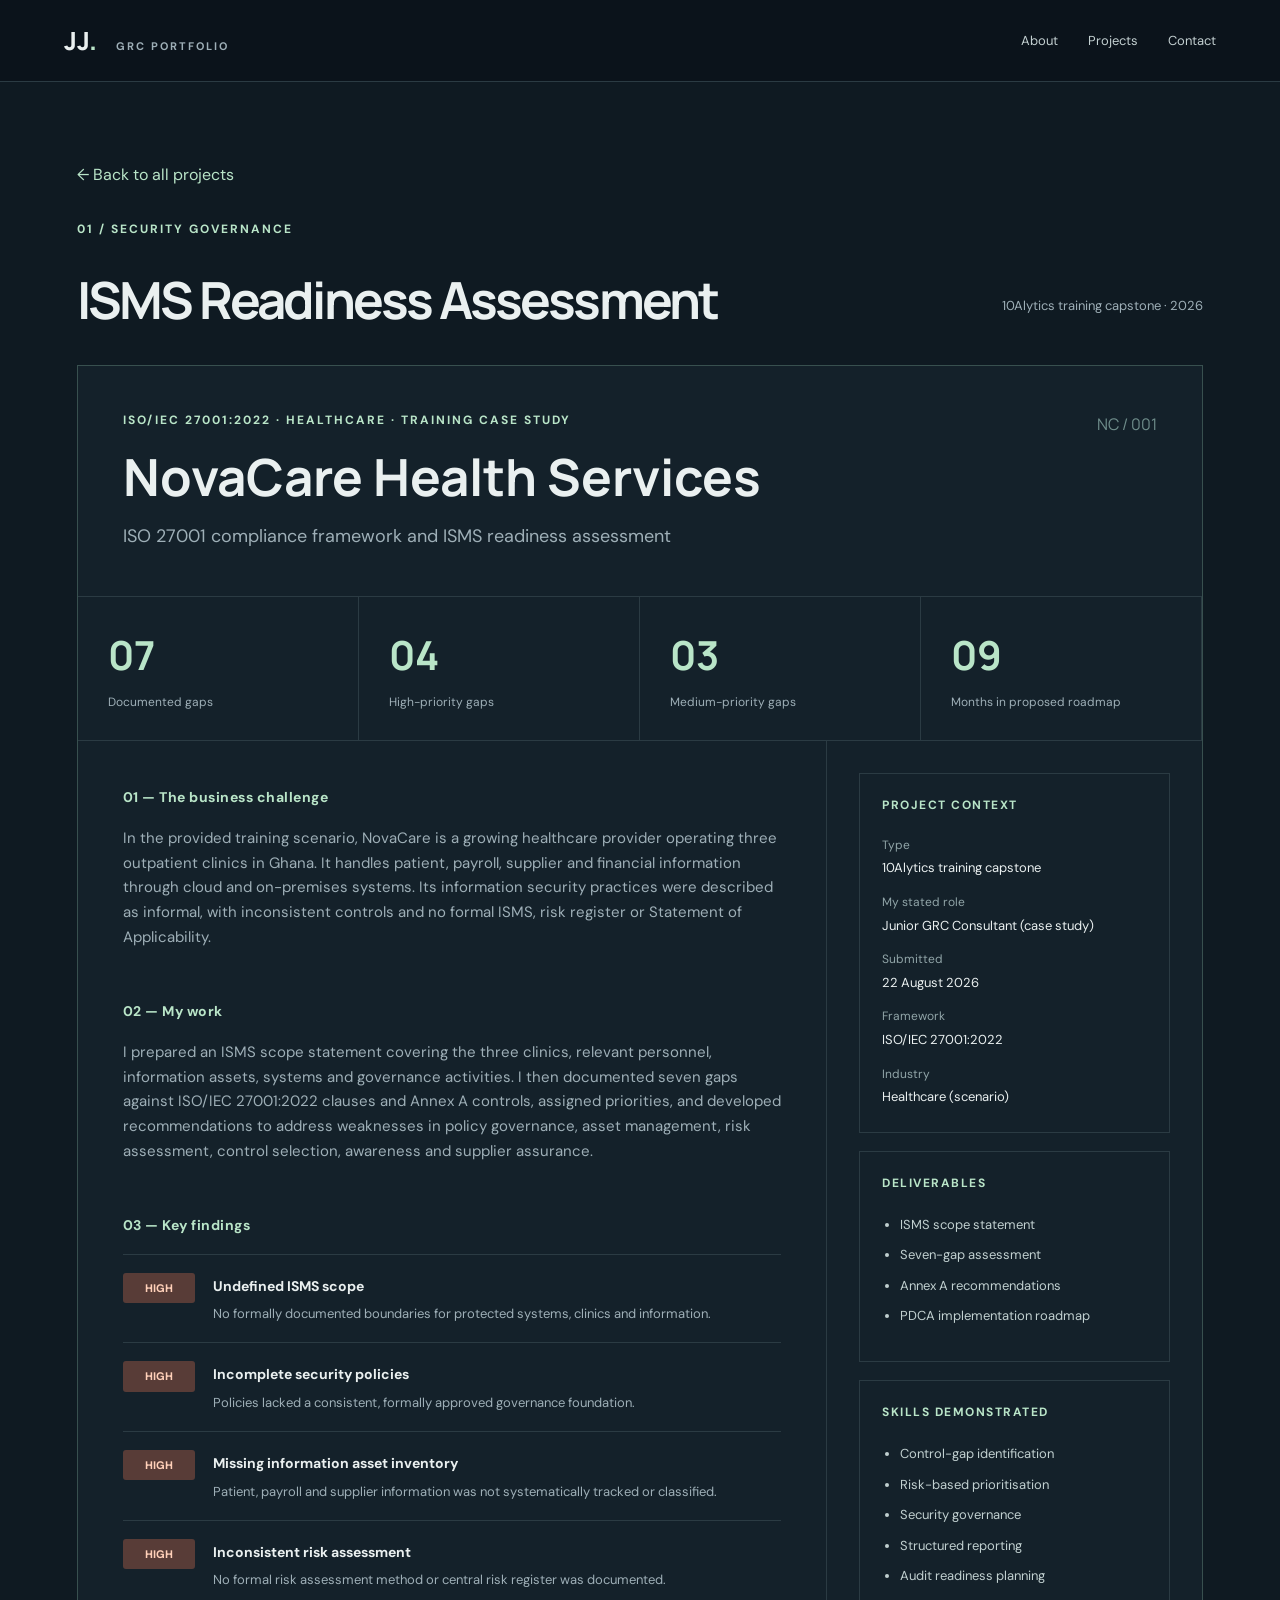
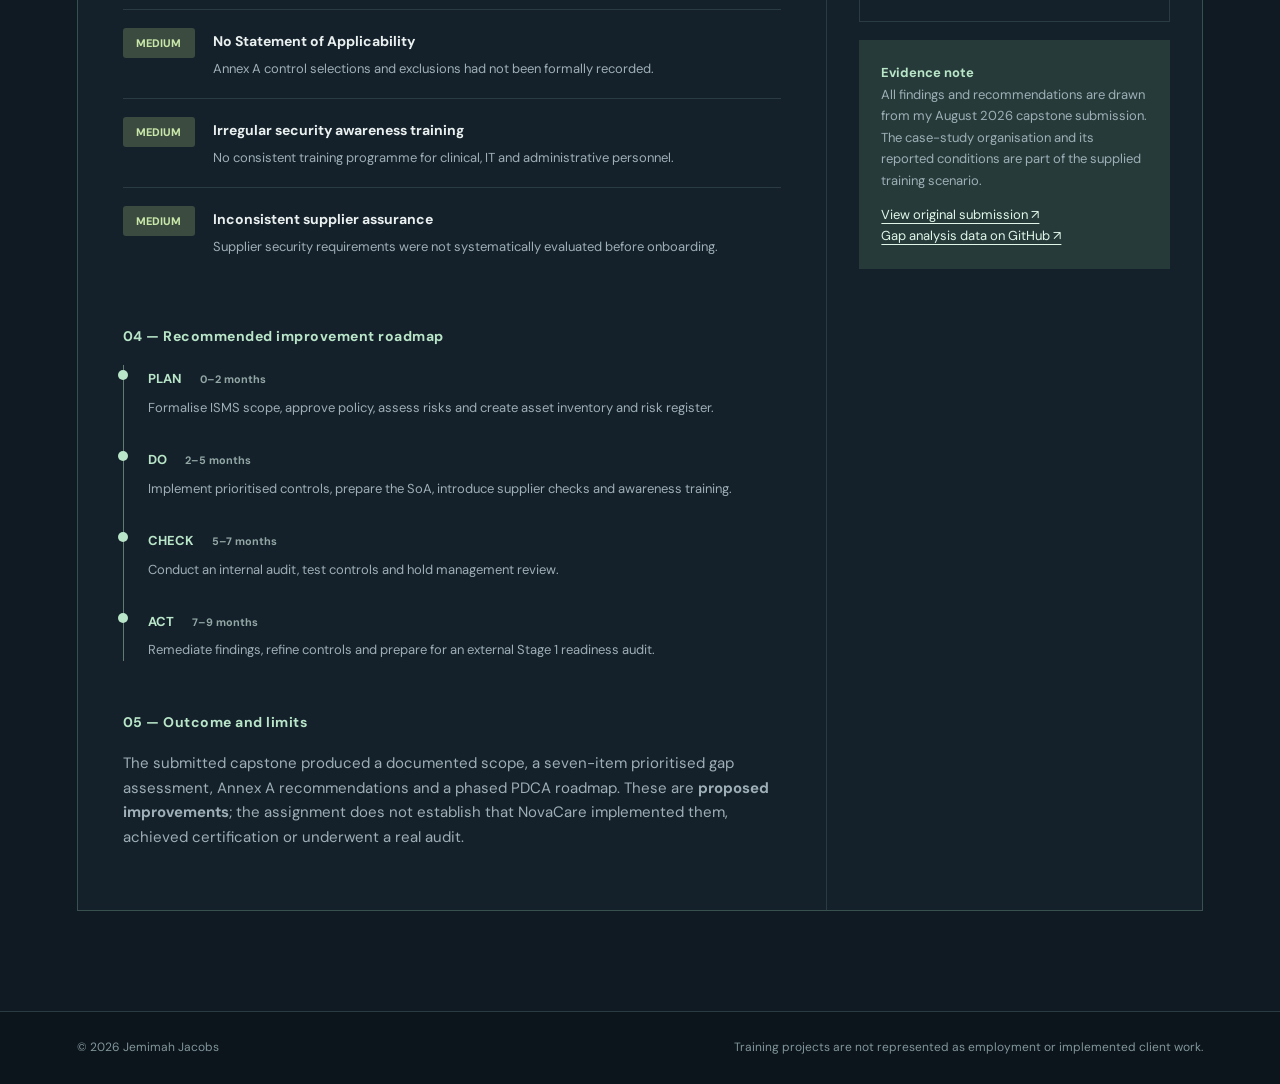
<file: projects/novacare.html>
<!doctype html>
<html lang="en">
<head>
<meta charset="utf-8">
<meta name="viewport" content="width=device-width, initial-scale=1">
<meta name="description" content="Jemimah Jacobs: ISO 27001 ISMS readiness case study for NovaCare Health Services">
<title>NovaCare ISMS Readiness | Jemimah Jacobs</title>
<link rel="stylesheet" href="../styles.css">
</head>
<body class="case-study-page">
<header class="nav">
  <a class="logo" href="../index.html">JJ<span>.</span> <small>GRC PORTFOLIO</small></a>
  <nav aria-label="Main navigation">
    <a href="../index.html#about">About</a>
    <a href="../index.html#projects">Projects</a>
    <a href="../index.html#contact">Contact</a>
  </nav>
</header>
<main>
<section class="projects section">
  <a class="backlink" href="../index.html#projects">← Back to all projects</a>
  <div class="section-kicker">01 / SECURITY GOVERNANCE</div>
  <div class="section-heading">
    <h2>ISMS Readiness Assessment</h2>
    <p>10Alytics training capstone · 2026</p>
  </div>
  <article class="case">
    <div class="case-head">
      <div>
        <div class="case-type">ISO/IEC 27001:2022 · HEALTHCARE · TRAINING CASE STUDY</div>
        <h3>NovaCare Health Services</h3>
        <p>ISO 27001 compliance framework and ISMS readiness assessment</p>
      </div>
      <div class="case-id">NC / 001</div>
    </div>
    <div class="stats">
      <div><strong>07</strong><span>Documented gaps</span></div>
      <div><strong>04</strong><span>High-priority gaps</span></div>
      <div><strong>03</strong><span>Medium-priority gaps</span></div>
      <div><strong>09</strong><span>Months in proposed roadmap</span></div>
    </div>
    <div class="case-body">
      <div class="case-main">
        <div class="content-block">
          <h4>01 — The business challenge</h4>
          <p>In the provided training scenario, NovaCare is a growing healthcare provider operating three outpatient clinics in Ghana. It handles patient, payroll, supplier and financial information through cloud and on-premises systems. Its information security practices were described as informal, with inconsistent controls and no formal ISMS, risk register or Statement of Applicability.</p>
        </div>
        <div class="content-block">
          <h4>02 — My work</h4>
          <p>I prepared an ISMS scope statement covering the three clinics, relevant personnel, information assets, systems and governance activities. I then documented seven gaps against ISO/IEC 27001:2022 clauses and Annex A controls, assigned priorities, and developed recommendations to address weaknesses in policy governance, asset management, risk assessment, control selection, awareness and supplier assurance.</p>
        </div>
        <div class="content-block">
          <h4>03 — Key findings</h4>
          <div class="finding"><span class="priority high">HIGH</span><div><b>Undefined ISMS scope</b><p>No formally documented boundaries for protected systems, clinics and information.</p></div></div>
          <div class="finding"><span class="priority high">HIGH</span><div><b>Incomplete security policies</b><p>Policies lacked a consistent, formally approved governance foundation.</p></div></div>
          <div class="finding"><span class="priority high">HIGH</span><div><b>Missing information asset inventory</b><p>Patient, payroll and supplier information was not systematically tracked or classified.</p></div></div>
          <div class="finding"><span class="priority high">HIGH</span><div><b>Inconsistent risk assessment</b><p>No formal risk assessment method or central risk register was documented.</p></div></div>
          <div class="finding"><span class="priority medium">MEDIUM</span><div><b>No Statement of Applicability</b><p>Annex A control selections and exclusions had not been formally recorded.</p></div></div>
          <div class="finding"><span class="priority medium">MEDIUM</span><div><b>Irregular security awareness training</b><p>No consistent training programme for clinical, IT and administrative personnel.</p></div></div>
          <div class="finding"><span class="priority medium">MEDIUM</span><div><b>Inconsistent supplier assurance</b><p>Supplier security requirements were not systematically evaluated before onboarding.</p></div></div>
        </div>
        <div class="content-block">
          <h4>04 — Recommended improvement roadmap</h4>
          <div class="timeline">
            <div><span>PLAN <small>0–2 months</small></span><p>Formalise ISMS scope, approve policy, assess risks and create asset inventory and risk register.</p></div>
            <div><span>DO <small>2–5 months</small></span><p>Implement prioritised controls, prepare the SoA, introduce supplier checks and awareness training.</p></div>
            <div><span>CHECK <small>5–7 months</small></span><p>Conduct an internal audit, test controls and hold management review.</p></div>
            <div><span>ACT <small>7–9 months</small></span><p>Remediate findings, refine controls and prepare for an external Stage 1 readiness audit.</p></div>
          </div>
        </div>
        <div class="content-block">
          <h4>05 — Outcome and limits</h4>
          <p>The submitted capstone produced a documented scope, a seven-item prioritised gap assessment, Annex A recommendations and a phased PDCA roadmap. These are <strong>proposed improvements</strong>; the assignment does not establish that NovaCare implemented them, achieved certification or underwent a real audit.</p>
        </div>
      </div>
      <aside class="sidebar">
        <div class="side-card">
          <h5>PROJECT CONTEXT</h5>
          <dl>
            <dt>Type</dt><dd>10Alytics training capstone</dd>
            <dt>My stated role</dt><dd>Junior GRC Consultant (case study)</dd>
            <dt>Submitted</dt><dd>22 August 2026</dd>
            <dt>Framework</dt><dd>ISO/IEC 27001:2022</dd>
            <dt>Industry</dt><dd>Healthcare (scenario)</dd>
          </dl>
        </div>
        <div class="side-card">
          <h5>DELIVERABLES</h5>
          <ul><li>ISMS scope statement</li><li>Seven-gap assessment</li><li>Annex A recommendations</li><li>PDCA implementation roadmap</li></ul>
        </div>
        <div class="side-card">
          <h5>SKILLS DEMONSTRATED</h5>
          <ul><li>Control-gap identification</li><li>Risk-based prioritisation</li><li>Security governance</li><li>Structured reporting</li><li>Audit readiness planning</li></ul>
        </div>
        <div class="note">
          <strong>Evidence note</strong>
          <p>All findings and recommendations are drawn from my August 2026 capstone submission. The case-study organisation and its reported conditions are part of the supplied training scenario.</p>
          <a href="../case-studies/01-novacare-iso27001-isms-readiness/docs/NovaCare-ISO27001-Capstone-Report.pdf" target="_blank" rel="noopener">View original submission ↗</a><br>
          <a href="https://github.com/jemmy344/jemimah-jacobs-portfolio/tree/main/case-studies/01-novacare-iso27001-isms-readiness" target="_blank" rel="noopener">Gap analysis data on GitHub ↗</a>
        </div>
      </aside>
    </div>
  </article>
</section>
</main>
<footer>
  <span>© <span id="year">2026</span> Jemimah Jacobs</span>
  <span>Training projects are not represented as employment or implemented client work.</span>
</footer>
<script src="../script.js"></script>
</body>
</html>
</file>
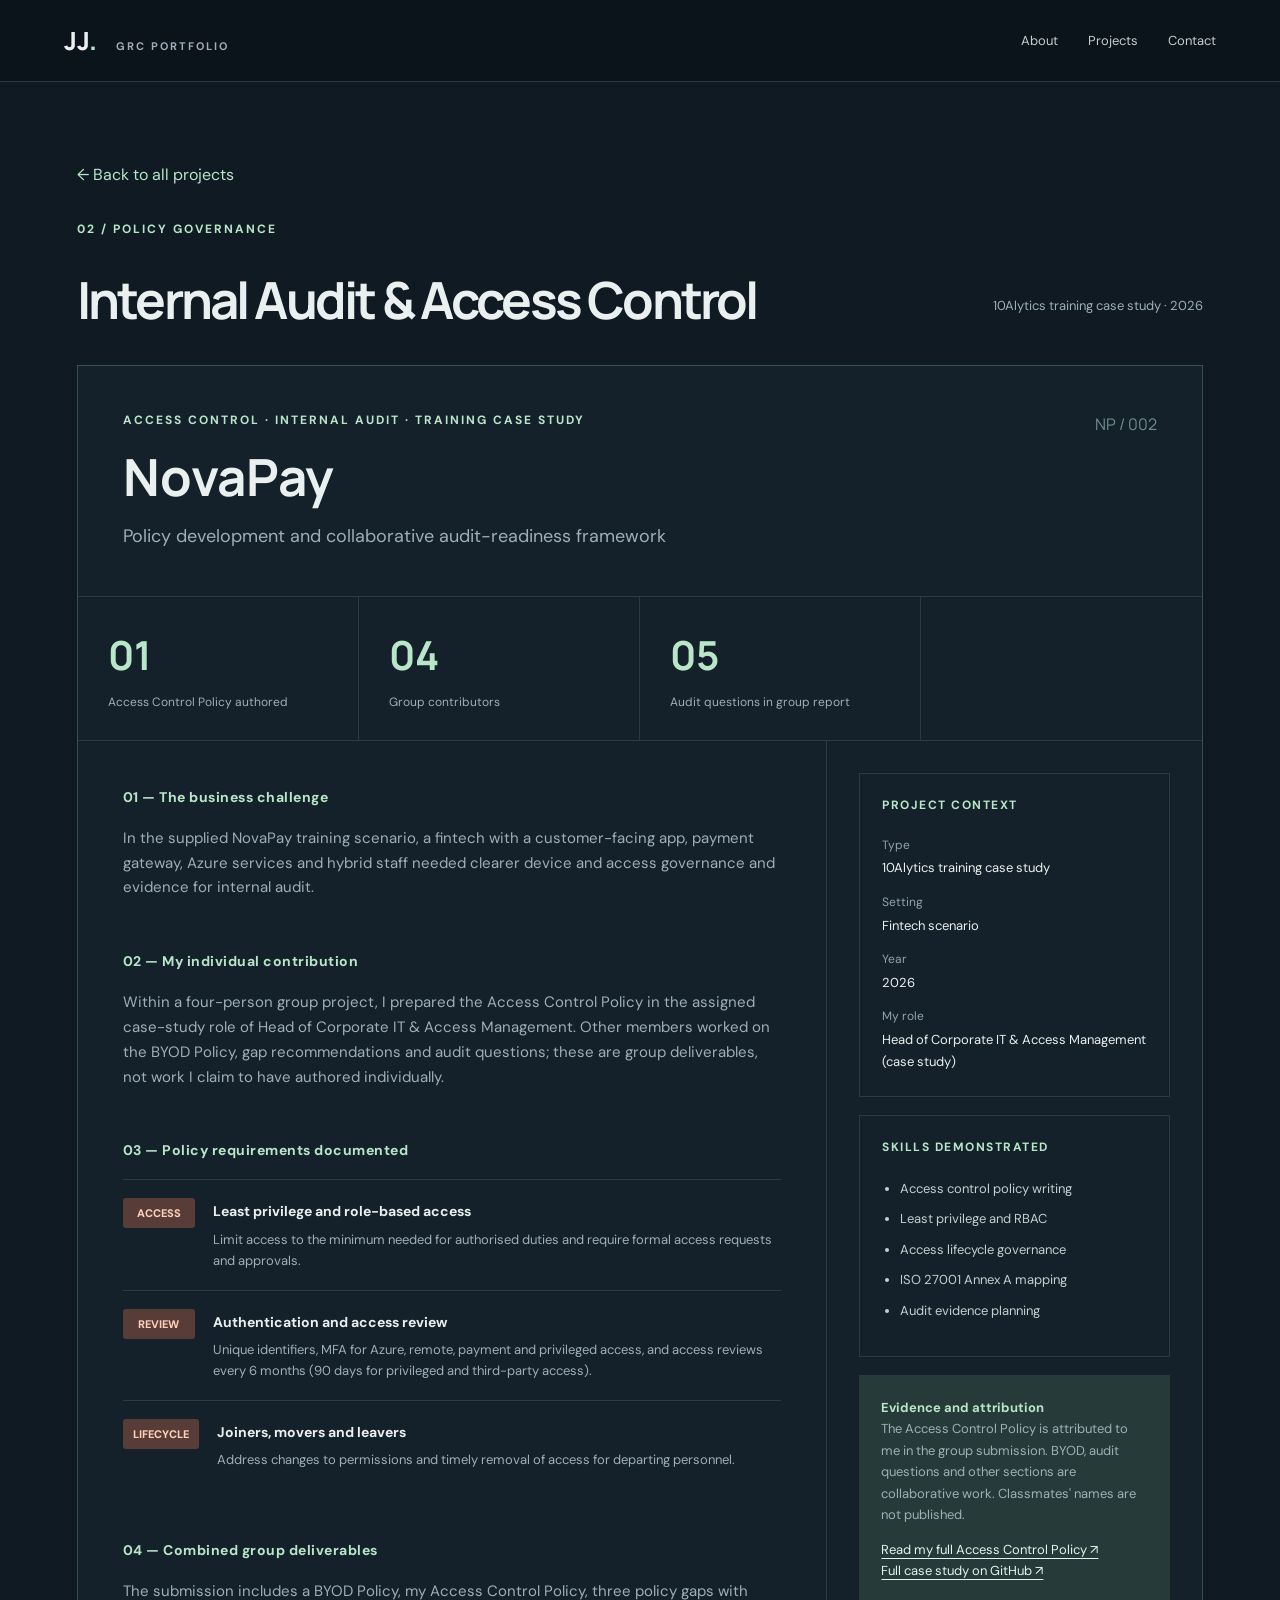
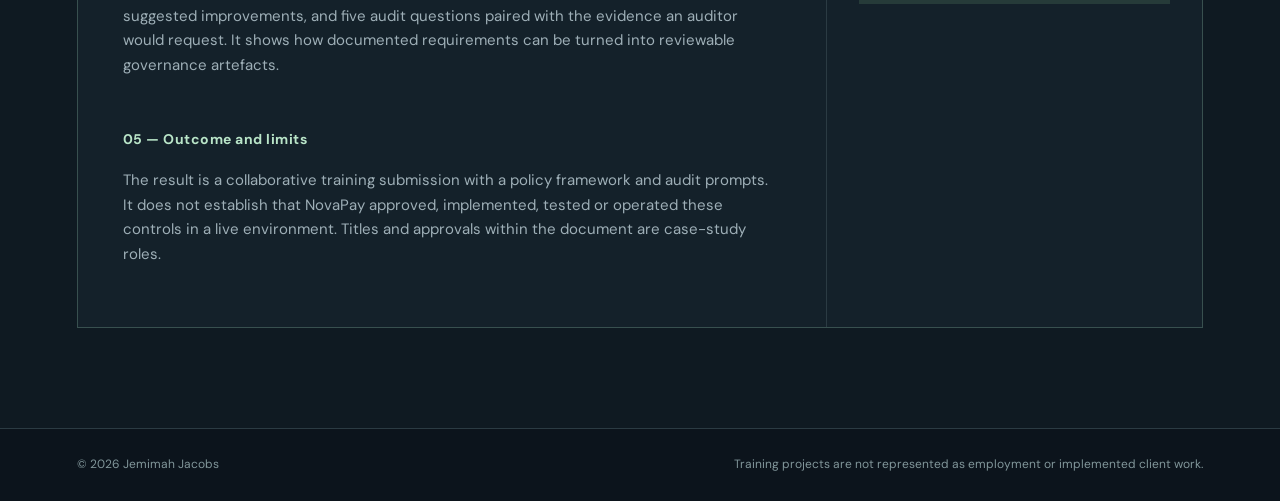
<file: projects/novapay-audit.html>
<!doctype html>
<html lang="en">
<head>
<meta charset="utf-8">
<meta name="viewport" content="width=device-width, initial-scale=1">
<meta name="description" content="Jemimah Jacobs: NovaPay internal audit and Access Control Policy case study">
<title>Internal Audit &amp; Access Control | Jemimah Jacobs</title>
<link rel="stylesheet" href="../styles.css">
</head>
<body class="case-study-page">
<header class="nav">
  <a class="logo" href="../index.html">JJ<span>.</span> <small>GRC PORTFOLIO</small></a>
  <nav aria-label="Main navigation">
    <a href="../index.html#about">About</a>
    <a href="../index.html#projects">Projects</a>
    <a href="../index.html#contact">Contact</a>
  </nav>
</header>
<main>
<section class="projects section">
  <a class="backlink" href="../index.html#projects">← Back to all projects</a>
  <div class="section-kicker">02 / POLICY GOVERNANCE</div>
  <div class="section-heading">
    <h2>Internal Audit &amp; Access Control</h2>
    <p>10Alytics training case study · 2026</p>
  </div>
  <article class="case">
    <div class="case-head">
      <div>
        <div class="case-type">ACCESS CONTROL · INTERNAL AUDIT · TRAINING CASE STUDY</div>
        <h3>NovaPay</h3>
        <p>Policy development and collaborative audit-readiness framework</p>
      </div>
      <div class="case-id">NP / 002</div>
    </div>
    <div class="stats">
      <div><strong>01</strong><span>Access Control Policy authored</span></div>
      <div><strong>04</strong><span>Group contributors</span></div>
      <div><strong>05</strong><span>Audit questions in group report</span></div>
    </div>
    <div class="case-body">
      <div class="case-main">
        <div class="content-block">
          <h4>01 — The business challenge</h4>
          <p>In the supplied NovaPay training scenario, a fintech with a customer-facing app, payment gateway, Azure services and hybrid staff needed clearer device and access governance and evidence for internal audit.</p>
        </div>
        <div class="content-block">
          <h4>02 — My individual contribution</h4>
          <p>Within a four-person group project, I prepared the Access Control Policy in the assigned case-study role of Head of Corporate IT &amp; Access Management. Other members worked on the BYOD Policy, gap recommendations and audit questions; these are group deliverables, not work I claim to have authored individually.</p>
        </div>
        <div class="content-block">
          <h4>03 — Policy requirements documented</h4>
          <div class="finding"><span class="priority high">ACCESS</span><div><b>Least privilege and role-based access</b><p>Limit access to the minimum needed for authorised duties and require formal access requests and approvals.</p></div></div>
          <div class="finding"><span class="priority high">REVIEW</span><div><b>Authentication and access review</b><p>Unique identifiers, MFA for Azure, remote, payment and privileged access, and access reviews every 6 months (90 days for privileged and third-party access).</p></div></div>
          <div class="finding"><span class="priority high">LIFECYCLE</span><div><b>Joiners, movers and leavers</b><p>Address changes to permissions and timely removal of access for departing personnel.</p></div></div>
        </div>
        <div class="content-block">
          <h4>04 — Combined group deliverables</h4>
          <p>The submission includes a BYOD Policy, my Access Control Policy, three policy gaps with suggested improvements, and five audit questions paired with the evidence an auditor would request. It shows how documented requirements can be turned into reviewable governance artefacts.</p>
        </div>
        <div class="content-block">
          <h4>05 — Outcome and limits</h4>
          <p>The result is a collaborative training submission with a policy framework and audit prompts. It does not establish that NovaPay approved, implemented, tested or operated these controls in a live environment. Titles and approvals within the document are case-study roles.</p>
        </div>
      </div>
      <aside class="sidebar">
        <div class="side-card">
          <h5>PROJECT CONTEXT</h5>
          <dl>
            <dt>Type</dt><dd>10Alytics training case study</dd>
            <dt>Setting</dt><dd>Fintech scenario</dd>
            <dt>Year</dt><dd>2026</dd>
            <dt>My role</dt><dd>Head of Corporate IT &amp; Access Management (case study)</dd>
          </dl>
        </div>
        <div class="side-card">
          <h5>SKILLS DEMONSTRATED</h5>
          <ul><li>Access control policy writing</li><li>Least privilege and RBAC</li><li>Access lifecycle governance</li><li>ISO 27001 Annex A mapping</li><li>Audit evidence planning</li></ul>
        </div>
        <div class="note">
          <strong>Evidence and attribution</strong>
          <p>The Access Control Policy is attributed to me in the group submission. BYOD, audit questions and other sections are collaborative work. Classmates' names are not published.</p>
          <a href="https://github.com/jemmy344/jemimah-jacobs-portfolio/blob/main/case-studies/02-novapay-internal-audit-policy-framework/policies/access-control-policy.md" target="_blank" rel="noopener">Read my full Access Control Policy ↗</a><br>
          <a href="https://github.com/jemmy344/jemimah-jacobs-portfolio/tree/main/case-studies/02-novapay-internal-audit-policy-framework" target="_blank" rel="noopener">Full case study on GitHub ↗</a>
        </div>
      </aside>
    </div>
  </article>
</section>
</main>
<footer>
  <span>© <span id="year">2026</span> Jemimah Jacobs</span>
  <span>Training projects are not represented as employment or implemented client work.</span>
</footer>
<script src="../script.js"></script>
</body>
</html>
</file>
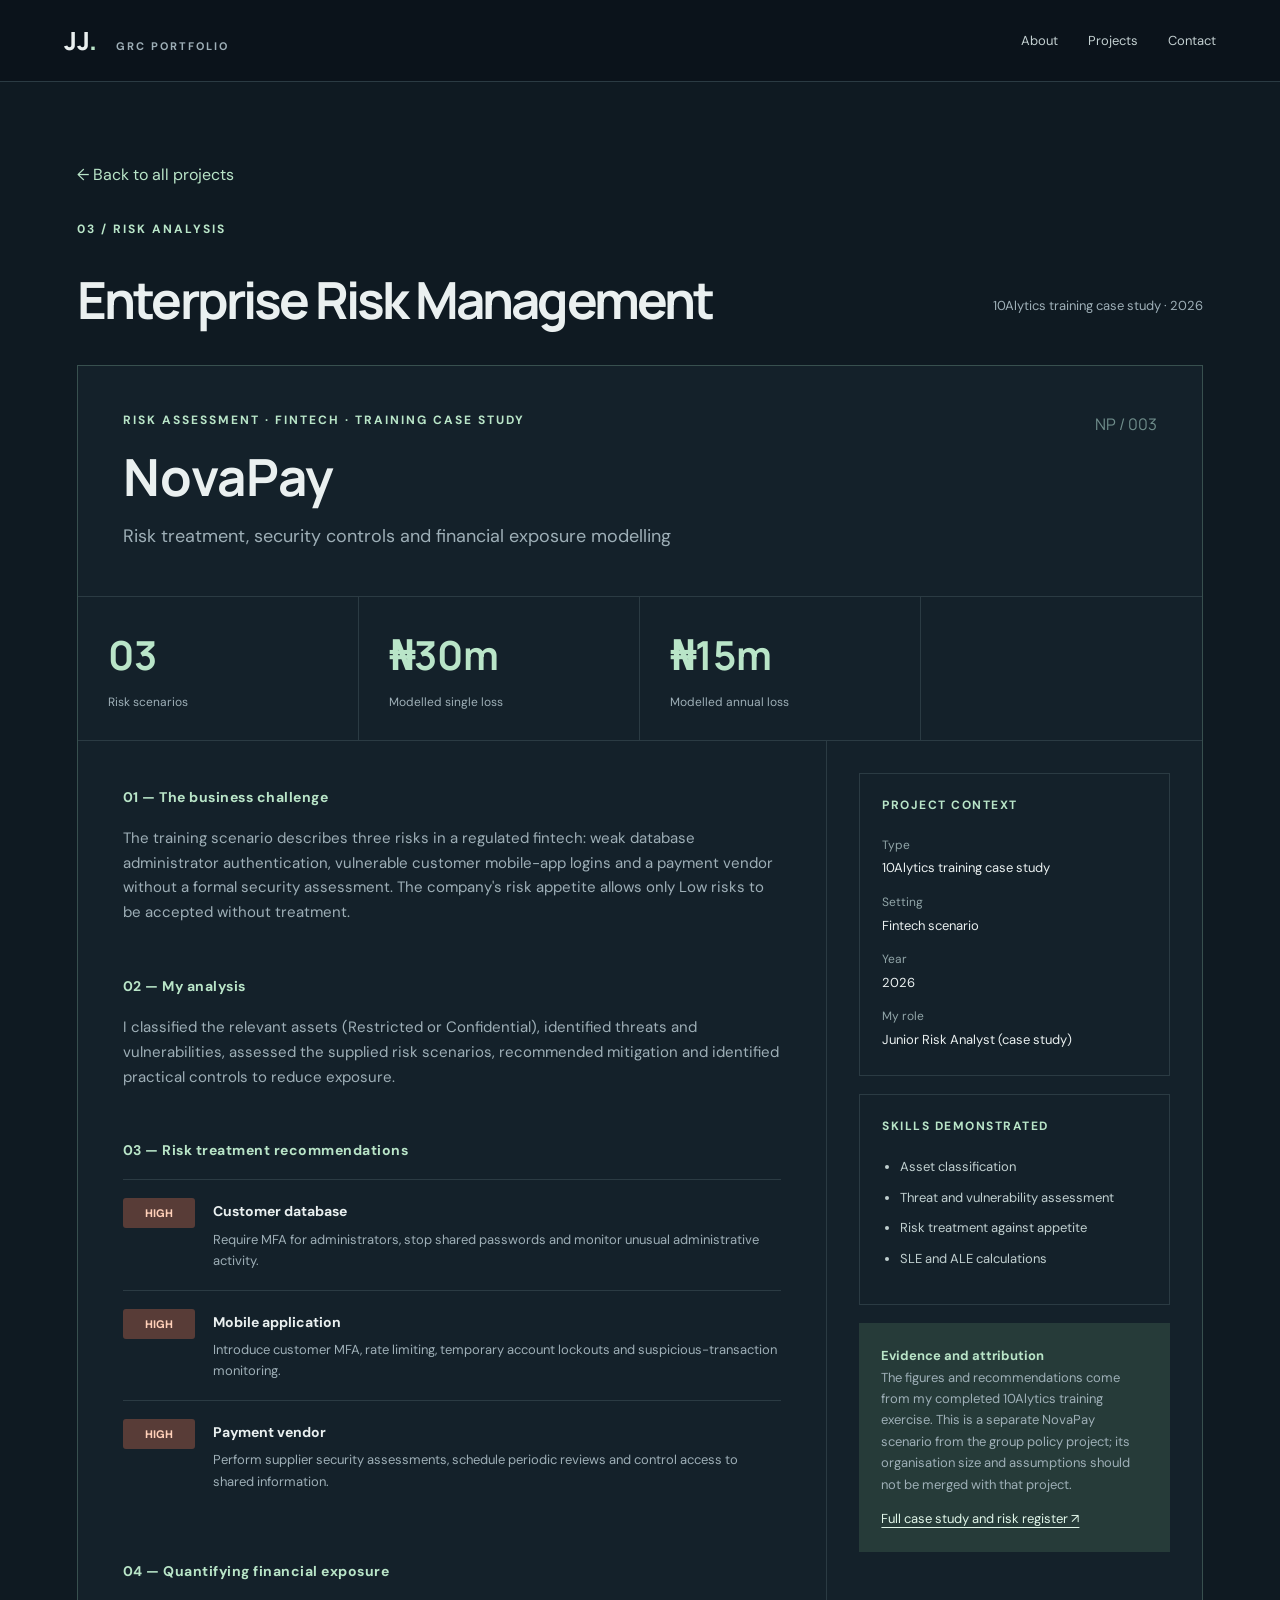
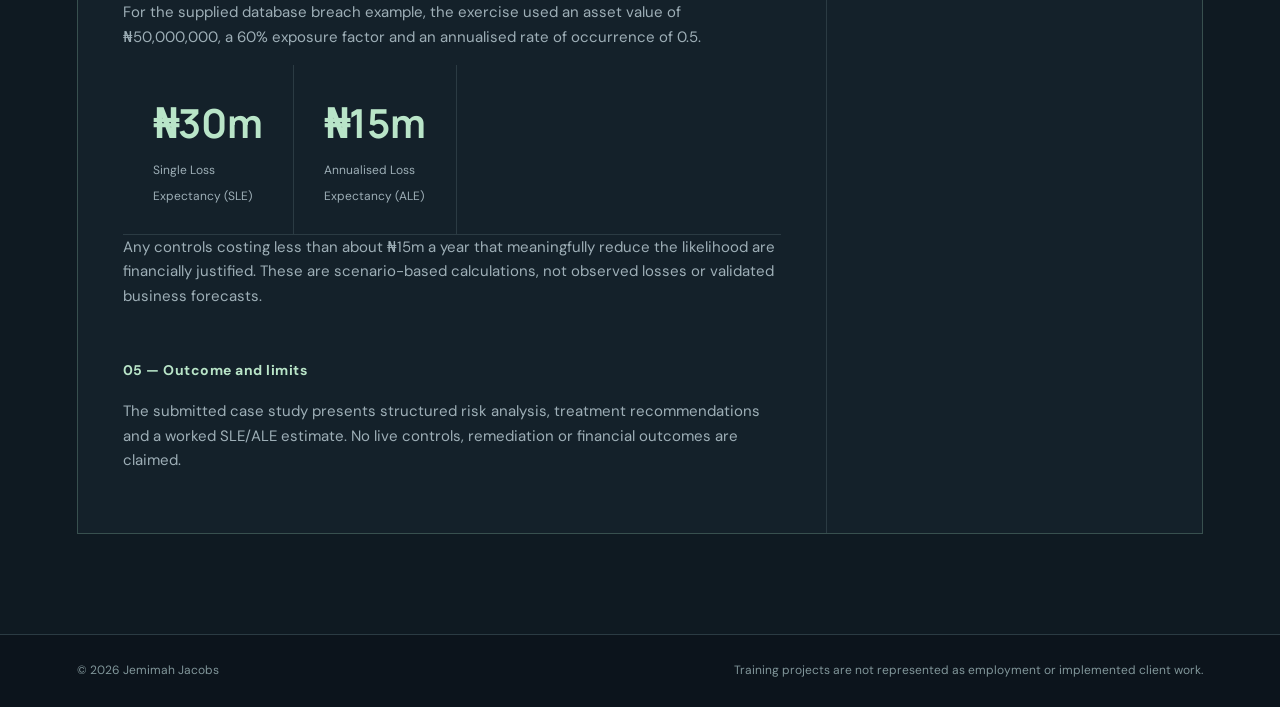
<file: projects/novapay-risk.html>
<!doctype html>
<html lang="en">
<head>
<meta charset="utf-8">
<meta name="viewport" content="width=device-width, initial-scale=1">
<meta name="description" content="Jemimah Jacobs: NovaPay enterprise risk management case study">
<title>Enterprise Risk Management | Jemimah Jacobs</title>
<link rel="stylesheet" href="../styles.css">
</head>
<body class="case-study-page">
<header class="nav">
  <a class="logo" href="../index.html">JJ<span>.</span> <small>GRC PORTFOLIO</small></a>
  <nav aria-label="Main navigation">
    <a href="../index.html#about">About</a>
    <a href="../index.html#projects">Projects</a>
    <a href="../index.html#contact">Contact</a>
  </nav>
</header>
<main>
<section class="projects section">
  <a class="backlink" href="../index.html#projects">← Back to all projects</a>
  <div class="section-kicker">03 / RISK ANALYSIS</div>
  <div class="section-heading">
    <h2>Enterprise Risk Management</h2>
    <p>10Alytics training case study · 2026</p>
  </div>
  <article class="case">
    <div class="case-head">
      <div>
        <div class="case-type">RISK ASSESSMENT · FINTECH · TRAINING CASE STUDY</div>
        <h3>NovaPay</h3>
        <p>Risk treatment, security controls and financial exposure modelling</p>
      </div>
      <div class="case-id">NP / 003</div>
    </div>
    <div class="stats">
      <div><strong>03</strong><span>Risk scenarios</span></div>
      <div><strong>₦30m</strong><span>Modelled single loss</span></div>
      <div><strong>₦15m</strong><span>Modelled annual loss</span></div>
    </div>
    <div class="case-body">
      <div class="case-main">
        <div class="content-block">
          <h4>01 — The business challenge</h4>
          <p>The training scenario describes three risks in a regulated fintech: weak database administrator authentication, vulnerable customer mobile-app logins and a payment vendor without a formal security assessment. The company's risk appetite allows only Low risks to be accepted without treatment.</p>
        </div>
        <div class="content-block">
          <h4>02 — My analysis</h4>
          <p>I classified the relevant assets (Restricted or Confidential), identified threats and vulnerabilities, assessed the supplied risk scenarios, recommended mitigation and identified practical controls to reduce exposure.</p>
        </div>
        <div class="content-block">
          <h4>03 — Risk treatment recommendations</h4>
          <div class="finding"><span class="priority high">HIGH</span><div><b>Customer database</b><p>Require MFA for administrators, stop shared passwords and monitor unusual administrative activity.</p></div></div>
          <div class="finding"><span class="priority high">HIGH</span><div><b>Mobile application</b><p>Introduce customer MFA, rate limiting, temporary account lockouts and suspicious-transaction monitoring.</p></div></div>
          <div class="finding"><span class="priority high">HIGH</span><div><b>Payment vendor</b><p>Perform supplier security assessments, schedule periodic reviews and control access to shared information.</p></div></div>
        </div>
        <div class="content-block">
          <h4>04 — Quantifying financial exposure</h4>
          <p>For the supplied database breach example, the exercise used an asset value of ₦50,000,000, a 60% exposure factor and an annualised rate of occurrence of 0.5.</p>
          <div class="stats">
            <div><strong>₦30m</strong><span>Single Loss Expectancy (SLE)</span></div>
            <div><strong>₦15m</strong><span>Annualised Loss Expectancy (ALE)</span></div>
          </div>
          <p>Any controls costing less than about ₦15m a year that meaningfully reduce the likelihood are financially justified. These are scenario-based calculations, not observed losses or validated business forecasts.</p>
        </div>
        <div class="content-block">
          <h4>05 — Outcome and limits</h4>
          <p>The submitted case study presents structured risk analysis, treatment recommendations and a worked SLE/ALE estimate. No live controls, remediation or financial outcomes are claimed.</p>
        </div>
      </div>
      <aside class="sidebar">
        <div class="side-card">
          <h5>PROJECT CONTEXT</h5>
          <dl>
            <dt>Type</dt><dd>10Alytics training case study</dd>
            <dt>Setting</dt><dd>Fintech scenario</dd>
            <dt>Year</dt><dd>2026</dd>
            <dt>My role</dt><dd>Junior Risk Analyst (case study)</dd>
          </dl>
        </div>
        <div class="side-card">
          <h5>SKILLS DEMONSTRATED</h5>
          <ul><li>Asset classification</li><li>Threat and vulnerability assessment</li><li>Risk treatment against appetite</li><li>SLE and ALE calculations</li></ul>
        </div>
        <div class="note">
          <strong>Evidence and attribution</strong>
          <p>The figures and recommendations come from my completed 10Alytics training exercise. This is a separate NovaPay scenario from the group policy project; its organisation size and assumptions should not be merged with that project.</p>
          <a href="https://github.com/jemmy344/jemimah-jacobs-portfolio/tree/main/case-studies/03-novapay-enterprise-risk-management" target="_blank" rel="noopener">Full case study and risk register ↗</a>
        </div>
      </aside>
    </div>
  </article>
</section>
</main>
<footer>
  <span>© <span id="year">2026</span> Jemimah Jacobs</span>
  <span>Training projects are not represented as employment or implemented client work.</span>
</footer>
<script src="../script.js"></script>
</body>
</html>
</file>
<file: styles.css>
@import url('https://fonts.googleapis.com/css2?family=DM+Sans:wght@400;500;600;700&family=Manrope:wght@400;500;600;700;800&display=swap');:root{--bg:#0c141c;--panel:#14212a;--text:#eaf0f0;--muted:#9eafb7;--accent:#b9e5c8;--line:#2b3b43;--paper:#f4f6f3;--ink:#16252a}*{box-sizing:border-box}html{scroll-behavior:smooth}body{margin:0;background:var(--bg);color:var(--text);font-family:'DM Sans',Arial,sans-serif;line-height:1.65}a{color:inherit;text-decoration:none}h1,h2,h3,h4,h5,p{margin-top:0}h1,h2,h3{font-family:Manrope,Arial,sans-serif;line-height:1.15}h2{font-size:clamp(2rem,4vw,3.5rem);letter-spacing:-.055em}h2 span{color:#829b9c}p{color:var(--muted)}.nav{height:82px;padding:0 max(5%,calc((100% - 1260px)/2));display:flex;align-items:center;justify-content:space-between;border-bottom:1px solid var(--line);background:#0c141cf2;position:sticky;top:0;z-index:10;backdrop-filter:blur(12px)}.logo{font-family:Manrope;font-size:25px;font-weight:800}.logo span{color:var(--accent)}.logo small{font-family:'DM Sans';font-size:11px;letter-spacing:2px;font-weight:700;margin-left:14px;color:var(--muted)}nav{display:flex;gap:30px}nav a{font-size:13px;color:#c3d0d1}nav a:hover,.note a:hover{color:var(--accent)}.hero{min-height:670px;display:grid;grid-template-columns:1.1fr .9fr;overflow:hidden}.hero-inner{padding:110px 6% 60px max(8%,calc((100vw - 1260px)/2));z-index:1}.eyebrow,.section-kicker,.case-type{font-size:12px;letter-spacing:2px;font-weight:700;color:var(--accent)}.dot{display:inline-block;background:var(--accent);width:7px;height:7px;border-radius:50%;margin-right:10px}.hero h1{font-size:clamp(2.8rem,5.2vw,5.1rem);max-width:780px;letter-spacing:-.07em;margin:32px 0}.hero h1 em,.contact h2 em{font-style:normal;color:var(--accent)}.hero p{max-width:620px;font-size:17px}.actions{display:flex;gap:12px;margin:32px 0 70px}.button{padding:13px 23px;border-radius:5px;font-size:13px;font-weight:700;display:inline-flex;gap:25px;align-items:center}.primary{background:var(--accent);color:#0d2019}.secondary{border:1px solid #52646b}.hero-foot{display:flex;flex-wrap:wrap;gap:22px;color:#92a7ae;font-size:12px}.hero-foot span+span:before{content:'◆';font-size:6px;margin-right:22px;color:var(--accent)}.art{position:relative;background:radial-gradient(circle at 60% 40%,#28483e,#11212a 60%,#0d1921);overflow:hidden}.art-grid{position:absolute;inset:0;background-image:linear-gradient(#a1d1b51c 1px,transparent 1px),linear-gradient(90deg,#a1d1b51c 1px,transparent 1px);background-size:45px 45px;mask-image:linear-gradient(90deg,transparent,#000)}.orb{position:absolute;border:1px solid #91b9a959;border-radius:50%;width:470px;height:470px;top:8%;left:16%}.orb2{width:310px;height:310px;top:21%;left:30%}.art-panel{position:absolute;top:30%;left:12%;width:78%;background:#102029e8;border:1px solid #57716c;padding:26px;box-shadow:0 30px 80px #0007;transform:rotate(-3deg)}.panel-top,.panel-meta,.mini{display:flex;justify-content:space-between;gap:10px;font-size:11px;letter-spacing:1px;color:#9bb7b2}.signal{color:var(--accent)}.panel-number{font-family:Manrope;font-size:95px;font-weight:800;letter-spacing:-8px;line-height:1.5}.panel-number span{font-family:'DM Sans';font-size:14px;letter-spacing:0;font-weight:400;color:#c0d0d0}.bar{height:8px;background:#2d4a47;margin-bottom:12px}.bar span{display:block;height:100%;background:var(--accent)}.mini{margin-top:55px;border-top:1px solid var(--line);padding-top:20px}.section{padding:100px max(6%,calc((100% - 1180px)/2))}.section-kicker{margin-bottom:30px}.intro{background:var(--paper);color:var(--ink)}.intro-grid{display:grid;grid-template-columns:1fr 1fr;gap:100px}.intro p{color:#506167}.tags{display:flex;flex-wrap:wrap;gap:8px;margin-top:30px}.tags span{padding:7px 12px;border:1px solid #cbd7d0;border-radius:30px;font-size:12px;color:#40564f}.projects{background:#0f1a22}.section-heading{display:flex;justify-content:space-between;align-items:end;margin-bottom:36px}.section-heading h2{margin:0}.section-heading h2 span{font-size:20px}.section-heading p{font-size:13px}.case{border:1px solid #38504f;background:#14212a}.case-head{padding:45px;display:flex;justify-content:space-between;gap:20px;border-bottom:1px solid var(--line)}.case-head h3{font-size:clamp(2rem,4vw,3.4rem);margin:16px 0}.case-head p{font-size:18px;margin:0}.case-id{font-family:Manrope;color:#6f8d8b}.stats{display:grid;grid-template-columns:repeat(4,1fr);border-bottom:1px solid var(--line)}.stats div{padding:25px 30px;border-right:1px solid var(--line)}.stats strong{display:block;color:var(--accent);font-family:Manrope;font-size:40px}.stats span{font-size:12px;color:var(--muted)}.case-body{display:grid;grid-template-columns:minmax(0,2fr) minmax(260px,1fr)}.case-main{padding:45px;border-right:1px solid var(--line)}.content-block{margin-bottom:50px}.content-block:last-child{margin-bottom:0}.content-block h4{font-size:14px;color:var(--accent);letter-spacing:.5px;margin-bottom:17px}.content-block p{font-size:15px}.finding{display:flex;align-items:start;gap:18px;border-top:1px solid var(--line);padding:18px 0}.finding b{font-size:14px}.finding p{margin:4px 0 0;font-size:13px}.priority{min-width:72px;text-align:center;padding:6px 10px;border-radius:3px;font-size:11px;font-weight:800}.high{background:#583c37;color:#ffd0b9}.medium{background:#3b4b40;color:#c8e7a8}.timeline{border-left:1px solid #607b70;padding-left:24px}.timeline>div{position:relative;margin:0 0 28px}.timeline>div:before{content:'';position:absolute;left:-30px;top:5px;width:10px;height:10px;border-radius:50%;background:var(--accent)}.timeline span{font-size:13px;color:var(--accent);font-weight:700}.timeline small{color:#93a7a5;margin-left:15px}.timeline p{margin:5px 0 0;font-size:13px}.sidebar{padding:32px}.side-card{border:1px solid var(--line);padding:22px;margin-bottom:18px}.side-card h5{color:var(--accent);font-size:12px;letter-spacing:1.5px}.side-card dl{margin:0}.side-card dt{font-size:12px;color:#91a5a8;margin-top:14px}.side-card dd{margin:2px 0;font-size:13px}.side-card ul{padding-left:18px;font-size:13px;color:#c1d0d0}.side-card li{margin-bottom:9px}.note{background:#263b39;padding:22px;font-size:13px}.note strong{color:var(--accent)}.note p{font-size:13px}.note a{color:#e1f6e9;text-decoration:underline;text-underline-offset:4px}.approach{background:var(--paper);color:var(--ink)}.approach-grid{display:grid;grid-template-columns:repeat(4,1fr);gap:20px;margin-top:45px}.approach-grid>div{border-top:2px solid #9cb8a7;padding-top:20px}.approach-grid b{color:#65927b}.approach-grid h3{font-size:19px;margin:30px 0 12px}.approach-grid p{font-size:14px;color:#5e7071}.contact{text-align:center;padding-top:110px;padding-bottom:110px}.contact p{max-width:500px;margin:0 auto 30px}.contact h2{margin-bottom:24px}footer{border-top:1px solid var(--line);padding:26px 6%;display:flex;justify-content:space-between;gap:20px;color:#81969a;font-size:12px}@media(max-width:900px){.hero{grid-template-columns:1fr}.hero-inner{padding:75px 7%}.art{min-height:360px}.art-panel{top:10%;max-width:460px}.intro-grid{grid-template-columns:1fr;gap:20px}.case-body{grid-template-columns:1fr}.case-main{border-right:0}.sidebar{display:grid;grid-template-columns:repeat(2,1fr);gap:15px}.side-card{margin:0}.approach-grid{grid-template-columns:repeat(2,1fr)}}@media(max-width:600px){.nav{height:auto;min-height:72px;flex-wrap:wrap;padding:16px 5%;gap:12px}.logo small{display:none}nav{gap:16px;flex-wrap:wrap}nav a{font-size:12px}.hero-inner{padding:60px 6%}.hero h1{font-size:2.7rem}.hero-foot{gap:10px}.hero-foot span+span:before{margin-right:10px}.section{padding:65px 6%}.case-head,.case-main{padding:24px}.case-id{display:none}.stats{grid-template-columns:repeat(2,1fr)}.stats div{padding:20px}.sidebar{display:block;padding:20px}.side-card{margin-bottom:14px}.approach-grid{grid-template-columns:1fr}.section-heading{align-items:start;gap:10px;flex-direction:column}footer{flex-direction:column}}

.project-cards{display:grid;grid-template-columns:repeat(3,minmax(0,1fr));gap:16px;margin:35px 0 55px}.project-card{display:flex;flex-direction:column;padding:27px;border:1px solid var(--line);border-radius:16px;background:#14212a;transition:transform .2s,border-color .2s}.project-card:hover{transform:translateY(-4px);border-color:var(--accent)}.project-card h3{font-size:1.35rem;margin:20px 0 10px}.project-card p{flex:1;font-size:.95rem}.project-card strong{color:var(--accent);font-size:.9rem}.case-study-page .projects{padding-top:80px}.backlink{display:inline-block;color:var(--accent);margin-bottom:32px}.case-study-page .case{margin-top:24px}@media(max-width:850px){.project-cards{grid-template-columns:1fr}}

/* Added: badge for voluntary work, credential list, contact links */
.badge{display:inline-block;margin-left:8px;padding:3px 10px;border-radius:20px;background:var(--accent);color:var(--ink);font-size:11px;letter-spacing:1px;font-weight:700;vertical-align:middle}
.cred-status{display:block;margin-top:6px;font-size:12px;font-weight:700;letter-spacing:1px;color:#65927b}
.contact-links{display:flex;gap:12px;justify-content:center;flex-wrap:wrap}
.content-block ul{margin:0 0 0 18px;padding:0;color:var(--muted)}
.content-block li{margin-bottom:6px}

.exp-list{border-top:1px solid var(--line)}.exp{display:grid;grid-template-columns:200px 1fr;gap:30px;padding:30px 0;border-bottom:1px solid var(--line)}.exp-when{font-size:13px;font-weight:700;color:var(--accent);letter-spacing:.5px;padding-top:4px}.exp h3{font-size:22px;margin:0 0 6px}.exp-org{font-size:14px;color:#c3d0d1;margin-bottom:12px}.exp p{font-size:15px;max-width:760px;margin:0}.exp p a{color:var(--accent);text-decoration:underline;text-underline-offset:4px}.exp-extra{display:grid;grid-template-columns:1fr 1fr;gap:60px;margin-top:50px}.exp-extra h4{font-size:12px;letter-spacing:2px;color:var(--accent);margin-bottom:18px}.exp-extra p{font-size:15px}.exp-extra b{color:var(--text)}.tool-tags{display:flex;flex-wrap:wrap;gap:8px}.tool-tags span{padding:7px 12px;border:1px solid var(--line);border-radius:30px;font-size:13px;color:#c3d0d1}.tool-note{margin-top:16px;font-size:14px}@media(max-width:700px){.exp{grid-template-columns:1fr;gap:8px}.exp-extra{grid-template-columns:1fr;gap:30px}}
</file>
